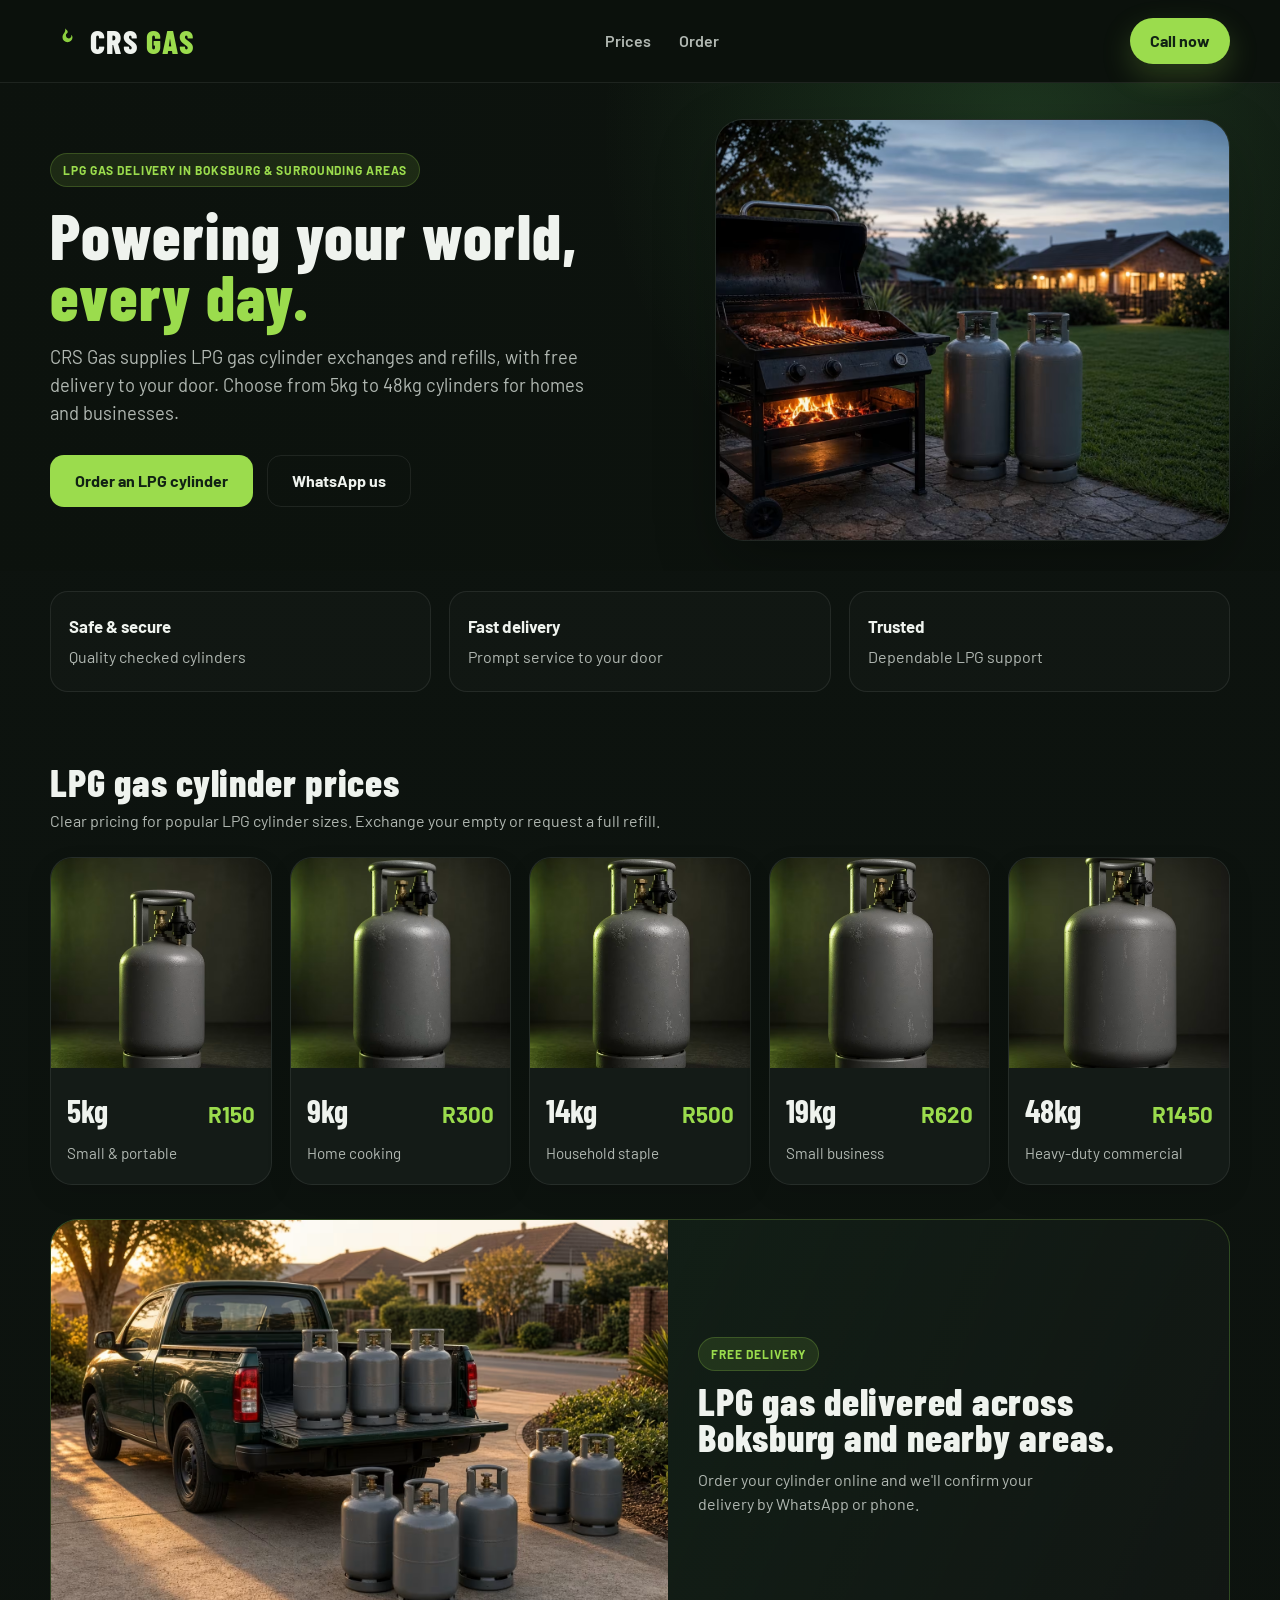
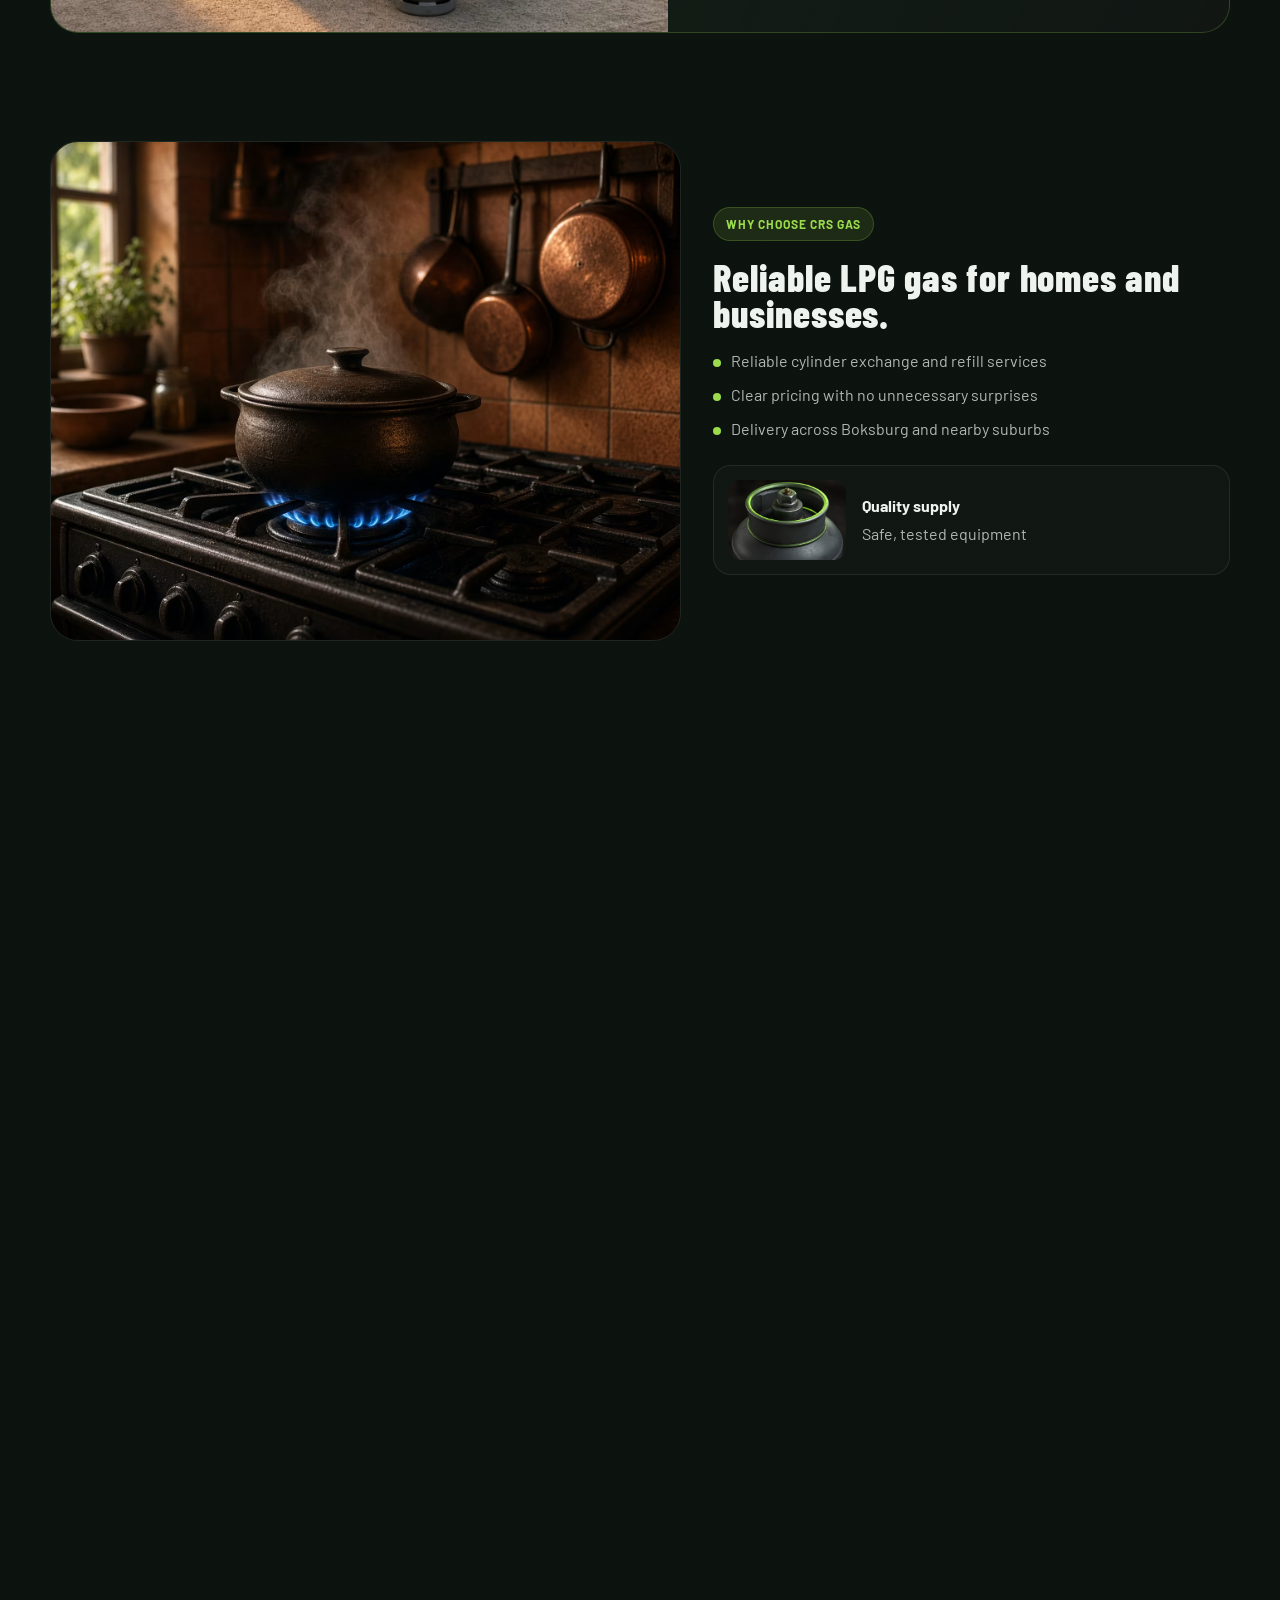
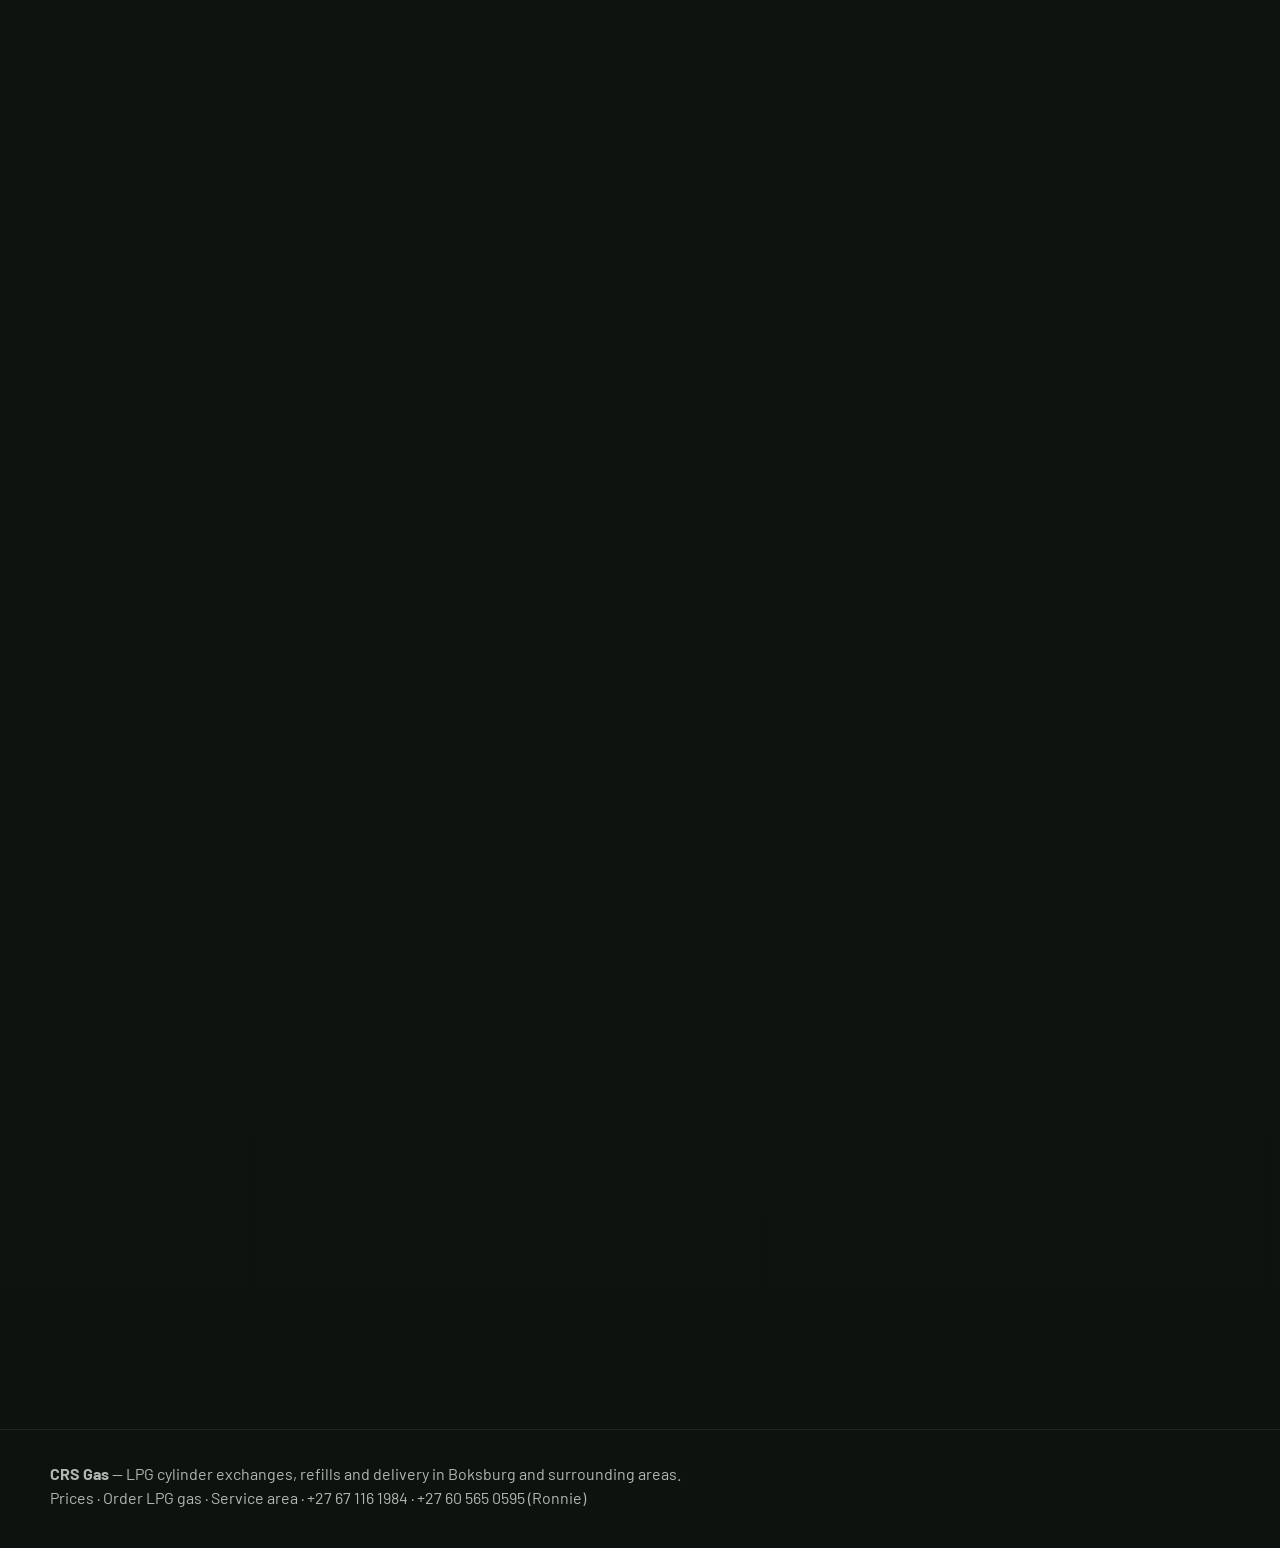
<file: index.html>
<!DOCTYPE html>
<html lang="en-ZA">
<head>
  <meta charset="UTF-8">
  <meta name="viewport" content="width=device-width, initial-scale=1.0">
  <title>CRS Gas | LPG Gas Cylinder Delivery &amp; Refills Boksburg</title>
  <meta name="description" content="CRS Gas provides LPG gas cylinder exchanges, refills and free delivery across Boksburg and surrounding areas. 5kg to 48kg. Order today.">
  <meta name="robots" content="index, follow, max-image-preview:large">
  <meta name="author" content="CRS Gas">
  <link rel="canonical" href="https://crsgas.co.za/">
  <link rel="icon" href="favicon.svg" type="image/svg+xml">
  <meta property="og:type" content="website">
  <meta property="og:site_name" content="CRS Gas">
  <meta property="og:title" content="CRS Gas | LPG Gas Cylinder Delivery &amp; Refills Boksburg">
  <meta property="og:description" content="LPG gas cylinder exchanges, refills and free delivery across Boksburg and surrounding areas. 5kg to 48kg.">
  <meta property="og:url" content="https://crsgas.co.za/">
  <meta property="og:image" content="https://crsgas.co.za/hero-braai.avif">
  <meta name="twitter:card" content="summary_large_image">
  <meta name="twitter:title" content="CRS Gas | LPG Gas Cylinder Delivery &amp; Refills Boksburg">
  <meta name="twitter:description" content="LPG gas cylinder exchanges, refills and free delivery across Boksburg and surrounding areas. 5kg to 48kg.">
  <meta name="twitter:image" content="https://crsgas.co.za/hero-braai.avif">
  <link rel="preconnect" href="https://fonts.googleapis.com">
  <link rel="preconnect" href="https://fonts.gstatic.com" crossorigin>
  <link href="https://fonts.googleapis.com/css2?family=Barlow+Condensed:wght@600;700;800&amp;family=Barlow:wght@400;500;600;700&amp;display=swap" rel="stylesheet">
  <link rel="stylesheet" href="style.css">
  <!-- Google tag (gtag.js) -->
  <script async src="https://www.googletagmanager.com/gtag/js?id=G-MKJSPKYF49"></script>
  <script>
    window.dataLayer = window.dataLayer || [];
    function gtag(){dataLayer.push(arguments);}
    gtag('js', new Date());
    gtag('config', 'G-MKJSPKYF49');
  </script>
  <script type="application/ld+json">
  {"@context":"https://schema.org","@type":"LocalBusiness","@id":"https://crsgas.co.za/#business","name":"CRS Gas","url":"https://crsgas.co.za/","telephone":["+27671161984","+27605650595"],"description":"LPG gas cylinder exchanges, refills and free delivery across Boksburg and surrounding areas.","areaServed":[{"@type":"City","name":"Boksburg"},{"@type":"AdministrativeArea","name":"Gauteng"}],"priceRange":"R150-R1450"}
  </script>
  <script type="application/ld+json">
  {"@context":"https://schema.org","@type":"WebSite","@id":"https://crsgas.co.za/#website","name":"CRS Gas","url":"https://crsgas.co.za/"}
  </script>
</head>
<body id="top">
<header>
  <div class="header-inner wrap">
    <div class="brand" aria-label="CRS Gas home">
      <svg viewBox="0 0 24 24" fill="none" aria-hidden="true"><path d="M12 2c1 3-2 4-2 7a4 4 0 008 0c0-1-1-2-1-2 .5 2-1 3-2 3a2.5 2.5 0 01-1-4.7C15 4 12 2 12 2z" fill="#8ccf3f"/></svg>
      <span class="brand-text">CRS <span>GAS</span></span>
    </div>
    <nav class="main-nav" aria-label="Main navigation"><a href="#prices">Prices</a><a href="#order">Order</a></nav>
    <a class="call-btn" href="tel:+27671161984">Call now</a>
  </div>
</header>
<main>
<section class="hero">
  <div class="wrap hero-inner">
    <div class="hero-copy">
      <p class="eyebrow">LPG gas delivery in Boksburg &amp; surrounding areas</p>
      <h1>Powering your world, <em>every day.</em></h1>
      <p class="lede">CRS Gas supplies LPG gas cylinder exchanges and refills, with free delivery to your door. Choose from 5kg to 48kg cylinders for homes and businesses.</p>
      <div class="hero-ctas"><a class="btn btn-primary" href="#order">Order an LPG cylinder</a><a class="btn btn-outline" href="https://wa.me/27671161984" target="_blank" rel="noopener">WhatsApp us</a></div>
    </div>
    <div class="hero-visual"><img src="./Images/hero-braai.avif" alt="LPG gas used for outdoor cooking and braai"></div>
  </div>
</section>
<div class="wrap"><div class="trust"><div class="trust-item"><strong>Safe &amp; secure</strong>Quality checked cylinders</div><div class="trust-item"><strong>Fast delivery</strong>Prompt service to your door</div><div class="trust-item"><strong>Trusted</strong>Dependable LPG support</div></div></div>
<section class="prices" id="prices">
  <div class="wrap">
    <div class="section-head"><h2>LPG gas cylinder prices</h2><p>Clear pricing for popular LPG cylinder sizes. Exchange your empty or request a full refill.</p></div>
    <div class="price-grid">
      <a class="price-card" href="#order" data-size="5kg" data-price="150"><img src="./Images/cyl-5kg.avif" alt="5kg LPG gas cylinder" class="price-image"><div class="price-body"><div class="price-topline"><span>5kg</span><strong>R150</strong></div><p>Small &amp; portable</p></div></a>
      <a class="price-card" href="#order" data-size="9kg" data-price="300"><img src="./Images/cyl-9kg.avif" alt="9kg LPG gas cylinder" class="price-image"><div class="price-body"><div class="price-topline"><span>9kg</span><strong>R300</strong></div><p>Home cooking</p></div></a>
      <a class="price-card" href="#order" data-size="14kg" data-price="500"><img src="./Images/cyl-14kg.avif" alt="14kg LPG gas cylinder" class="price-image"><div class="price-body"><div class="price-topline"><span>14kg</span><strong>R500</strong></div><p>Household staple</p></div></a>
      <a class="price-card" href="#order" data-size="19kg" data-price="620"><img src="./Images/cyl-19kg.avif" alt="19kg LPG gas cylinder" class="price-image"><div class="price-body"><div class="price-topline"><span>19kg</span><strong>R620</strong></div><p>Small business</p></div></a>
      <a class="price-card wide" href="#order" data-size="48kg" data-price="1450"><img src="./Images/cyl-48kg.avif" alt="48kg LPG gas cylinder" class="price-image"><div class="price-body"><div class="price-topline"><span>48kg</span><strong>R1450</strong></div><p>Heavy-duty commercial</p></div></a>
    </div>
    <div class="delivery-banner"><div class="delivery-image"><img src="./Images/delivery.avif" alt="CRS Gas LPG cylinder delivery vehicle"></div><div class="delivery-copy"><span class="tag">Free delivery</span><h3>LPG gas delivered across Boksburg and nearby areas.</h3><p>Order your cylinder online and we'll confirm your delivery by WhatsApp or phone.</p></div></div>
  </div>
</section>
<section class="feature-story"><div class="wrap feature-wrap"><div class="feature-photo"><img src="./Images/kitchen.avif" alt="Home kitchen using LPG gas for cooking"></div><div class="feature-copy"><span class="tag">Why choose CRS Gas</span><h2>Reliable LPG gas for homes and businesses.</h2><ul><li>Reliable cylinder exchange and refill services</li><li>Clear pricing with no unnecessary surprises</li><li>Delivery across Boksburg and nearby suburbs</li></ul><div class="mini-card"><img src="./Images/valve.avif" alt="LPG gas cylinder valve"><div><strong>Quality supply</strong><span>Safe, tested equipment</span></div></div></div></div></section>
<section class="lineup-section"><div class="wrap lineup-wrap"><div class="lineup-copy"><span class="tag">Our LPG cylinder range</span><h2>From everyday cooking to larger commercial demand.</h2><p>Choose from 5kg, 9kg, 14kg, 19kg and 48kg LPG cylinders for household, hospitality and commercial needs.</p></div><div class="lineup-photo"><img src="./Images/lineup.avif" alt="Range of LPG gas cylinders from 5kg to 48kg"></div></div></section>
<section class="order" id="order">
  <div class="wrap"><div class="section-head"><h2>Order LPG gas online</h2><p>Pick a cylinder size and quantity, add your delivery address, and we'll confirm by WhatsApp or phone.</p></div>
    <form id="order-form" action="https://formspree.io/f/xoeqeojy" method="POST"><input type="hidden" name="_subject" value="New CRS Gas LPG order">
      <div class="row-2"><div class="field"><label for="name">Full name</label><input type="text" id="name" name="name" autocomplete="name" required></div><div class="field"><label for="phone">Phone number</label><input type="tel" id="phone" name="phone" autocomplete="tel" required></div></div>
      <div class="field"><label>Gas cylinder types</label><div class="can-grid">
        <label class="can-option"><div class="can-top"><input type="checkbox" class="can-check" name="cylinder_types[]" value="5kg" data-price="150"><span class="can-name">5kg</span><span class="can-price">R150</span></div><input type="number" class="can-qty" name="quantity_5kg" data-size="5kg" min="1" max="20" value="1" aria-label="5kg quantity"></label>
        <label class="can-option"><div class="can-top"><input type="checkbox" class="can-check" name="cylinder_types[]" value="9kg" data-price="300"><span class="can-name">9kg</span><span class="can-price">R300</span></div><input type="number" class="can-qty" name="quantity_9kg" data-size="9kg" min="1" max="20" value="1" aria-label="9kg quantity"></label>
        <label class="can-option"><div class="can-top"><input type="checkbox" class="can-check" name="cylinder_types[]" value="14kg" data-price="500"><span class="can-name">14kg</span><span class="can-price">R500</span></div><input type="number" class="can-qty" name="quantity_14kg" data-size="14kg" min="1" max="20" value="1" aria-label="14kg quantity"></label>
        <label class="can-option"><div class="can-top"><input type="checkbox" class="can-check" name="cylinder_types[]" value="19kg" data-price="620"><span class="can-name">19kg</span><span class="can-price">R620</span></div><input type="number" class="can-qty" name="quantity_19kg" data-size="19kg" min="1" max="20" value="1" aria-label="19kg quantity"></label>
        <label class="can-option"><div class="can-top"><input type="checkbox" class="can-check" name="cylinder_types[]" value="48kg" data-price="1450"><span class="can-name">48kg</span><span class="can-price">R1450</span></div><input type="number" class="can-qty" name="quantity_48kg" data-size="48kg" min="1" max="20" value="1" aria-label="48kg quantity"></label>
      </div><div class="selected-types" id="selected-types" aria-live="polite">No cylinders selected yet</div></div>
      <div class="field"><label for="address">Delivery address</label><textarea id="address" name="address" autocomplete="street-address" placeholder="Street, suburb, and any access notes" required></textarea></div>
      <div class="field"><label for="notes">Notes (optional)</label><textarea id="notes" name="notes" placeholder="Best time to deliver, gate code, etc."></textarea></div>
      <input type="hidden" id="selected-cylinders" name="selected_cylinders"><input type="hidden" id="estimated-total" name="estimated_total">
      <div class="order-total"><span class="label">Estimated total</span><span class="amount" id="order-total">R0</span></div>
      <button type="submit" class="submit-btn" id="submit-btn">Send LPG order</button><p class="form-status" id="form-status" role="status" aria-live="polite"></p><p class="form-note">We'll confirm your order and delivery time by WhatsApp or phone shortly after you submit.</p>
    </form>
  </div>
</section>
<section class="contact"><div class="wrap"><div class="section-head"><h2>Talk to CRS Gas directly</h2></div><div class="contact-cards">
  <a class="contact-card" href="https://wa.me/27671161984" target="_blank" rel="noopener"><div><strong>WhatsApp — Christo</strong><span>+27 67 116 1984 · fastest response</span></div></a>
  <a class="contact-card" href="tel:+27822125271"><div><strong>Call — Christo</strong><span>+27 82 212 5271</span></div></a>
  <a class="contact-card" href="https://wa.me/27605650595" target="_blank" rel="noopener"><div><strong>WhatsApp — Ronnie</strong><span>+27 60 565 0595</span></div></a>
  <a class="contact-card" href="tel:+27605650595"><div><strong>Call — Ronnie</strong><span>+27 60 565 0595</span></div></a>
</div></div></section>
<section class="service-area" id="service-area"><div class="wrap"><div class="section-head"><span class="tag">Service area</span><h2>LPG gas delivery in Boksburg</h2><p>CRS Gas serves customers in Boksburg and surrounding areas in Gauteng. Contact us to confirm delivery to your suburb.</p></div></div></section>
</main>
<footer id="sitemap"><div class="wrap"><p><strong>CRS Gas</strong> — LPG cylinder exchanges, refills and delivery in Boksburg and surrounding areas.</p><p><a href="#prices">Prices</a> · <a href="#order">Order LPG gas</a> · <a href="#service-area">Service area</a> · <a href="tel:+27671161984">+27 67 116 1984</a> · <a href="tel:+27605650595">+27 60 565 0595 (Ronnie)</a></p></div></footer>
<script>
var canOptions=document.querySelectorAll('.can-option');var selectedTypes=document.getElementById('selected-types');var hiddenSelection=document.getElementById('selected-cylinders');var estimatedTotal=document.getElementById('estimated-total');var totalEl=document.getElementById('order-total');
function updateSelectedSummary(){var selected=[];canOptions.forEach(function(option){var check=option.querySelector('.can-check');var qtyInput=option.querySelector('.can-qty');var isChecked=check.checked;option.classList.toggle('selected',isChecked);qtyInput.disabled=!isChecked;if(isChecked){var qty=parseInt(qtyInput.value,10)||0;if(qty>0)selected.push(check.value+' x'+qty);}});selectedTypes.textContent=selected.length?'Selected: '+selected.join(', '):'No cylinders selected yet';hiddenSelection.value=selected.length?selected.join(' | '):'';updateTotal();}
function updateTotal(){var total=0;canOptions.forEach(function(option){var check=option.querySelector('.can-check');if(check.checked){var price=parseFloat(check.getAttribute('data-price'))||0;var qty=parseInt(option.querySelector('.can-qty').value,10)||0;total+=price*qty;}});totalEl.textContent='R'+total;estimatedTotal.value=total?'R'+total:'R0';}
canOptions.forEach(function(option){var check=option.querySelector('.can-check');var qtyInput=option.querySelector('.can-qty');check.addEventListener('change',updateSelectedSummary);qtyInput.addEventListener('input',updateSelectedSummary);});
document.querySelectorAll('.price-card').forEach(function(card){card.addEventListener('click',function(){var size=card.getAttribute('data-size');var target=document.querySelector('.can-check[value="'+size+'"]');if(target){target.checked=true;var qtyInput=target.closest('.can-option').querySelector('.can-qty');qtyInput.value=1;updateSelectedSummary();}});});
var form=document.getElementById('order-form');var submitBtn=document.getElementById('submit-btn');var status=document.getElementById('form-status');form.addEventListener('submit',function(e){e.preventDefault();if(form.action.indexOf('YOUR_FORM_ID')!==-1){status.textContent='Form isn\'t connected yet — add your Formspree ID to go live.';status.className='form-status err';return;}submitBtn.disabled=true;submitBtn.textContent='Sending…';fetch(form.action,{method:'POST',body:new FormData(form),headers:{'Accept':'application/json'}}).then(function(res){if(res.ok){status.textContent='Order sent — we\'ll be in touch shortly.';status.className='form-status ok';form.reset();updateSelectedSummary();}else{status.textContent='Something went wrong — please WhatsApp us instead.';status.className='form-status err';}}).catch(function(){status.textContent='Something went wrong — please WhatsApp us instead.';status.className='form-status err';}).finally(function(){submitBtn.disabled=false;submitBtn.textContent='Send LPG order';});});updateSelectedSummary();
</script>
</body>
</html>
</file>
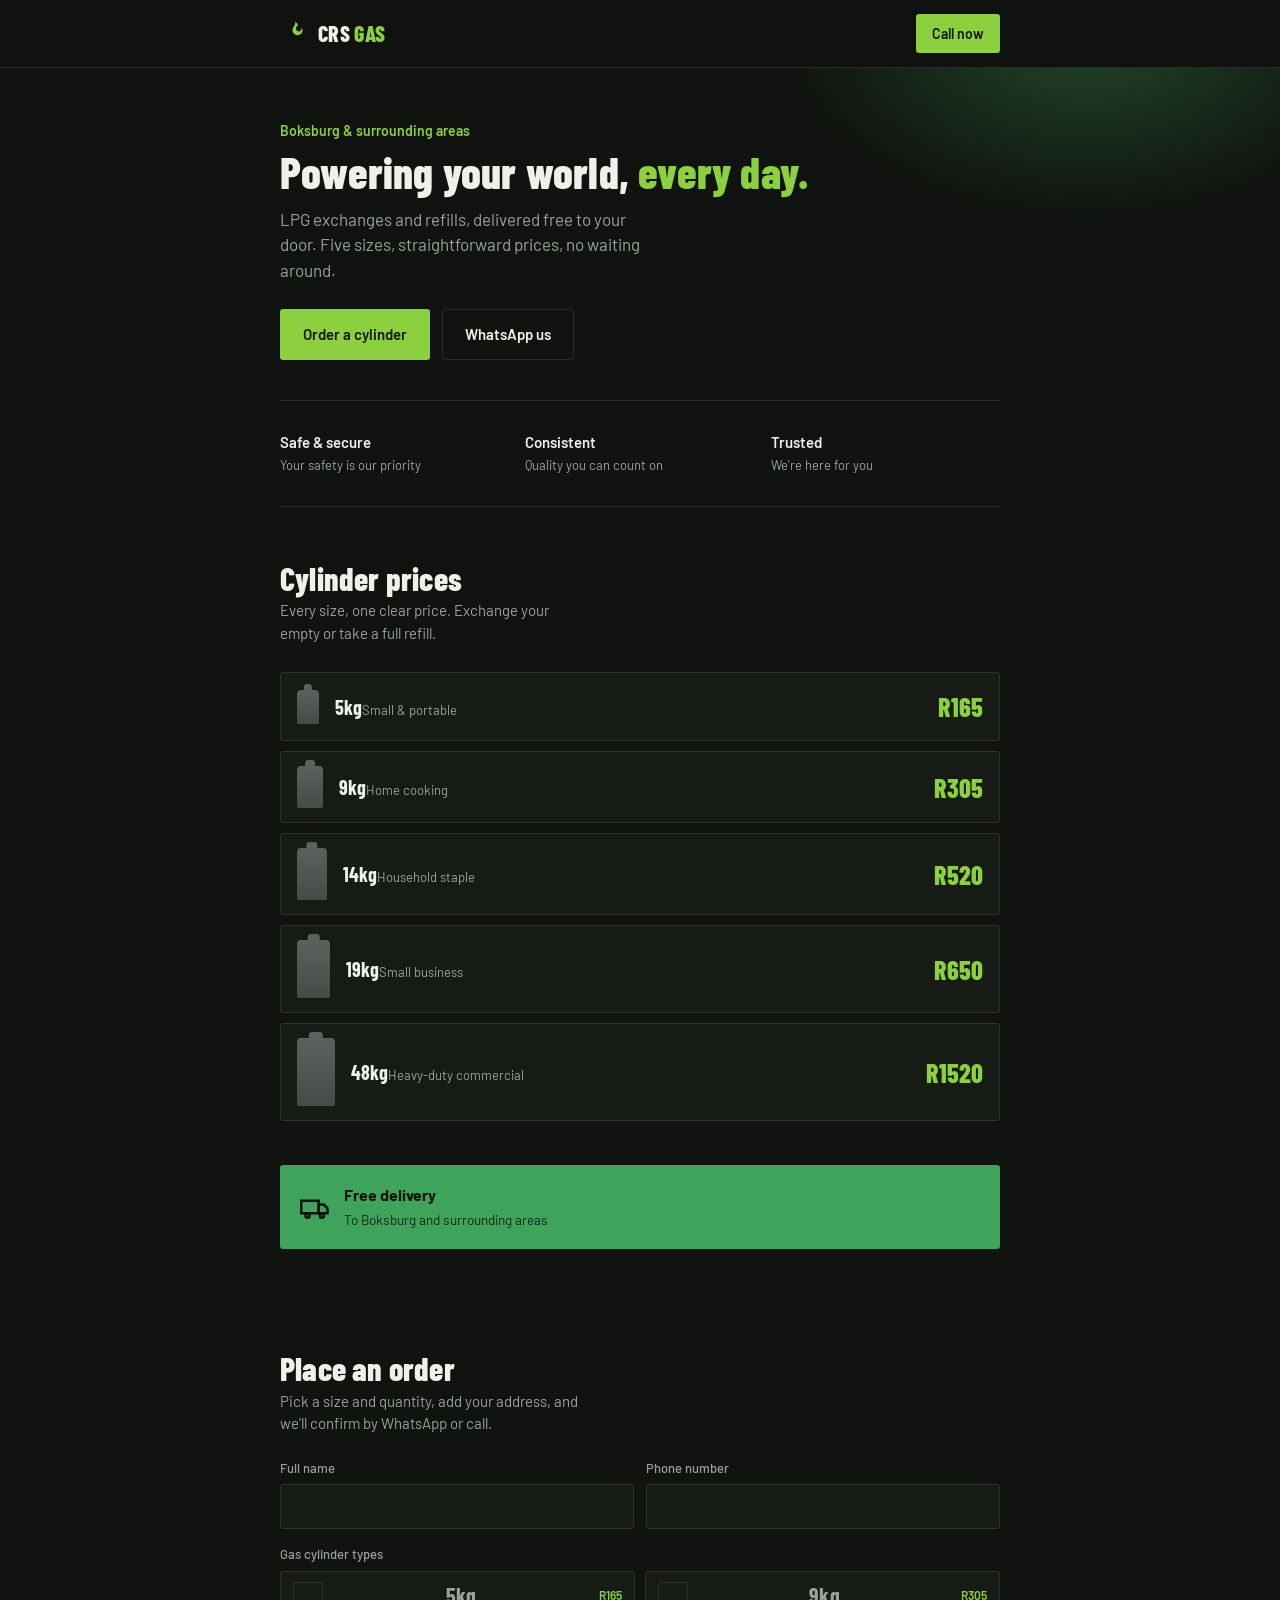
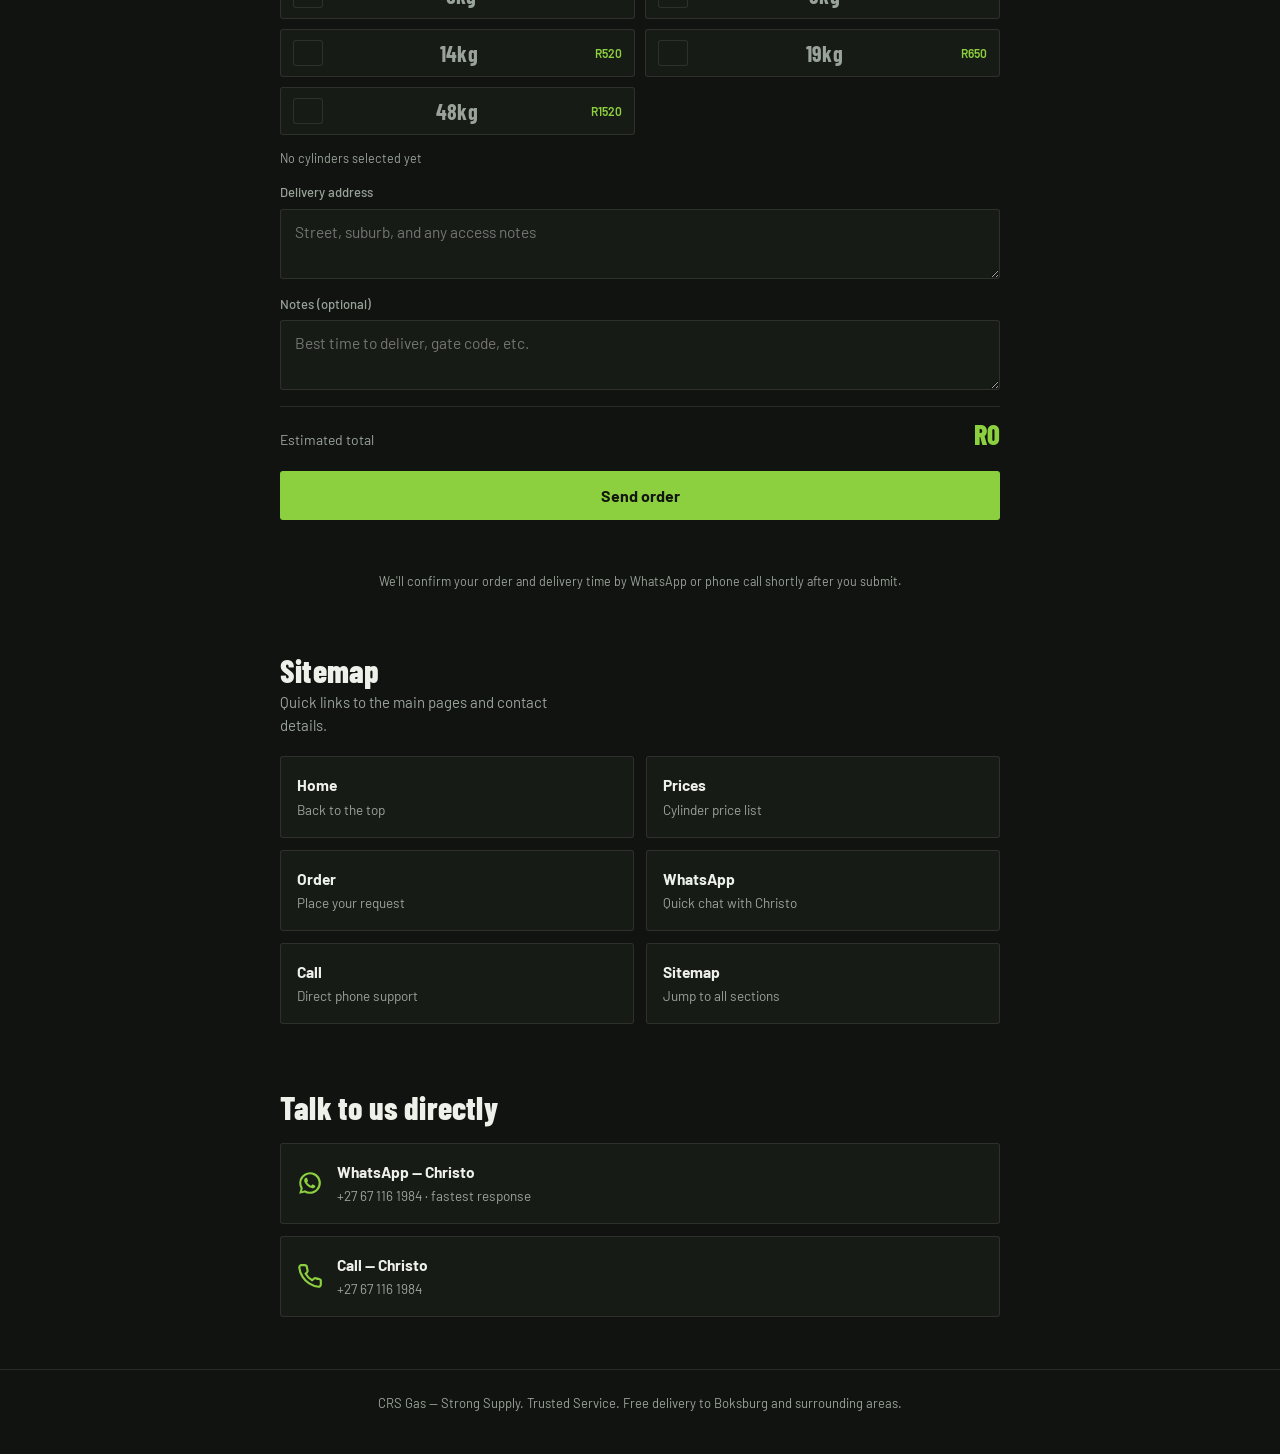
<file: Index.html>
<!DOCTYPE html>
<html lang="en">
<head>
<meta charset="UTF-8">
<meta name="viewport" content="width=device-width, initial-scale=1.0">
<title>CRS Gas — LPG Exchanges &amp; Refills in Boksburg</title>
<meta name="description" content="CRS Gas — LPG cylinder exchanges and refills delivered free to Boksburg and surrounding areas. 5kg to 48kg, safe, reliable, fast.">
<link rel="preconnect" href="https://fonts.googleapis.com">
<link rel="preconnect" href="https://fonts.gstatic.com" crossorigin>
<link href="https://fonts.googleapis.com/css2?family=Barlow+Condensed:wght@600;700;800&family=Barlow:wght@400;500;600&display=swap" rel="stylesheet">
<style>
  :root{
    --bg: #10130f;
    --bg-raised: #171b15;
    --tank: #464b47;
    --tank-light: #5b615c;
    --green: #3fa35b;
    --green-bright: #8ccf3f;
    --text: #eef1ea;
    --text-dim: #9aa39a;
    --line: rgba(238,241,234,0.1);
    --radius: 3px;
  }
  *{box-sizing:border-box; margin:0; padding:0;}
  html{scroll-behavior:smooth;}
  body{
    background:var(--bg);
    color:var(--text);
    font-family:'Barlow', sans-serif;
    font-size:16px;
    line-height:1.5;
    -webkit-font-smoothing:antialiased;
  }
  h1,h2,h3,.display{
    font-family:'Barlow Condensed', sans-serif;
    font-weight:800;
    line-height:0.95;
    letter-spacing:0.2px;
  }
  a{color:inherit;}
  img{max-width:100%; display:block;}
  .wrap{max-width:480px; margin:0 auto; padding:0 20px;}
  @media(min-width:700px){ .wrap{max-width:760px;} }

  /* ---------- Header ---------- */
  header{
    position:sticky; top:0; z-index:50;
    background:rgba(16,19,15,0.92);
    backdrop-filter:blur(6px);
    border-bottom:1px solid var(--line);
  }
  .header-inner{
    display:flex; align-items:center; justify-content:space-between;
    padding:14px 20px; max-width:480px; margin:0 auto;
  }
  @media(min-width:700px){ .header-inner{max-width:760px;} }
  .brand{display:flex; align-items:center; gap:8px;}
  .brand svg{width:30px; height:30px;}
  .brand-text{font-family:'Barlow Condensed'; font-weight:800; font-size:22px; letter-spacing:0.3px;}
  .brand-text span{color:var(--green-bright);}
  .call-btn{
    background:var(--green-bright); color:#12160f; font-weight:600;
    font-size:14px; padding:9px 16px; border-radius:var(--radius);
    text-decoration:none; white-space:nowrap;
  }

  /* ---------- Hero ---------- */
  .hero{
    padding:52px 0 40px;
    position:relative;
    overflow:hidden;
  }
  .hero::before{
    content:"";
    position:absolute; inset:0;
    background:
      radial-gradient(ellipse 500px 300px at 85% -10%, rgba(63,163,91,0.35), transparent 60%);
    pointer-events:none;
  }
  .hero-inner{position:relative;}
  .eyebrow{
    color:var(--green-bright); font-size:14px; font-weight:600;
    margin-bottom:10px;
  }
  .hero h1{font-size:44px; margin-bottom:14px;}
  .hero h1 em{font-style:normal; color:var(--green-bright);}
  .hero p.lede{
    color:var(--text-dim); font-size:17px; max-width:36ch; margin-bottom:26px;
  }
  .hero-ctas{display:flex; gap:12px; flex-wrap:wrap;}
  .btn{
    display:inline-flex; align-items:center; gap:8px;
    padding:13px 22px; border-radius:var(--radius);
    font-weight:600; font-size:15px; text-decoration:none;
    border:1px solid transparent;
  }
  .btn-primary{background:var(--green-bright); color:#12160f;}
  .btn-outline{border-color:var(--line); color:var(--text);}

  /* ---------- Trust bar ---------- */
  .trust{
    display:grid; grid-template-columns:repeat(3,1fr); gap:16px;
    padding:30px 0; border-top:1px solid var(--line); border-bottom:1px solid var(--line);
  }
  .trust-item{font-size:13px; color:var(--text-dim);}
  .trust-item strong{display:block; color:var(--text); font-size:15px; margin-bottom:3px; font-weight:600;}

  /* ---------- Prices — ascending cylinder rows ---------- */
  .prices{padding:56px 0 40px;}
  .section-head{margin-bottom:8px;}
  .section-head h2{font-size:32px;}
  .section-head p{color:var(--text-dim); font-size:15px; margin-top:6px; max-width:38ch;}
  .price-list{margin-top:28px; display:flex; flex-direction:column; gap:10px;}
  .price-row{
    display:flex; align-items:center; gap:16px;
    background:var(--bg-raised); border:1px solid var(--line);
    border-radius:var(--radius); padding:14px 16px;
    text-decoration:none; color:inherit;
    transition:border-color 0.15s ease;
  }
  .price-row:active{border-color:var(--green);}
  .cyl{
    flex:0 0 auto; background:linear-gradient(180deg, var(--tank-light), var(--tank));
    border-radius:4px 4px 2px 2px; position:relative;
  }
  .cyl::before{
    content:""; position:absolute; top:-6px; left:50%; transform:translateX(-50%);
    width:38%; height:8px; background:var(--tank-light); border-radius:3px 3px 0 0;
  }
  .price-row:nth-child(1) .cyl{width:22px; height:34px;}
  .price-row:nth-child(2) .cyl{width:26px; height:42px;}
  .price-row:nth-child(3) .cyl{width:30px; height:52px;}
  .price-row:nth-child(4) .cyl{width:33px; height:58px;}
  .price-row:nth-child(5) .cyl{width:38px; height:68px;}
  .price-meta{flex:1;}
  .price-meta .kg{font-family:'Barlow Condensed'; font-weight:700; font-size:20px;}
  .price-meta .note{font-size:13px; color:var(--text-dim);}
  .price-amount{font-family:'Barlow Condensed'; font-weight:800; font-size:26px; color:var(--green-bright);}

  /* ---------- Delivery banner ---------- */
  .delivery{
    margin:44px 0; padding:18px 20px; border-radius:var(--radius);
    background:var(--green); color:#0d130d;
    display:flex; align-items:center; gap:14px;
  }
  .delivery svg{flex:0 0 auto; width:30px; height:30px;}
  .delivery strong{display:block; font-size:16px; font-weight:700;}
  .delivery span{font-size:13.5px; opacity:0.85;}

  /* ---------- Order form ---------- */
  .order{padding:20px 0 48px;}
  form{margin-top:24px; display:flex; flex-direction:column; gap:16px;}
  .field{display:flex; flex-direction:column; gap:6px;}
  .field label{font-size:13px; color:var(--text-dim); font-weight:500;}
  .field input, .field select, .field textarea{
    background:var(--bg-raised); border:1px solid var(--line); color:var(--text);
    padding:12px 14px; border-radius:var(--radius); font-family:inherit; font-size:15.5px;
    appearance:none; -webkit-appearance:none;
  }
  .field select{
    background-image:url("data:image/svg+xml;charset=UTF-8,%3csvg xmlns='http://www.w3.org/2000/svg' viewBox='0 0 12 8'%3e%3cpath fill='%239aa39a' d='M1 1l5 5 5-5'/%3e%3c/svg%3e");
    background-repeat:no-repeat; background-position:right 14px center;
  }
  .field textarea{resize:vertical; min-height:70px;}
  .row-2{display:grid; grid-template-columns:1fr 1fr; gap:12px;}
  .field input:focus, .field select:focus, .field textarea:focus{
    outline:2px solid var(--green-bright); outline-offset:1px;
  }
  .can-grid{
    display:grid; grid-template-columns:repeat(2, minmax(0, 1fr)); gap:10px;
  }
  .can-option{
    display:flex; flex-direction:column; gap:8px;
    background:var(--bg-raised); border:1px solid var(--line); border-radius:var(--radius);
    padding:10px 12px; color:var(--text); cursor:pointer; transition:border-color 0.15s ease, background 0.15s ease;
  }
  .can-option.selected{
    border-color:rgba(140,207,63,0.8); background:rgba(63,163,91,0.08);
  }
  .can-option input[type="checkbox"]{
    accent-color:var(--green-bright);
    width:16px; height:16px;
  }
  .can-top{
    display:flex; align-items:center; justify-content:space-between; gap:8px;
  }
  .can-name{
    font-family:'Barlow Condensed'; font-weight:700; font-size:22px; line-height:1;
    letter-spacing:0.1px;
  }
  .can-price{
    font-size:12px; color:var(--green-bright); font-weight:600;
  }
  .can-qty{
    width:100%; display:none; background:var(--bg); border:1px solid var(--line); color:var(--text);
    padding:8px 10px; border-radius:var(--radius); font:inherit;
  }
  .can-option.selected .can-qty{display:block;}
  .selected-types{
    margin-top:8px; font-size:12.5px; color:var(--text-dim);
    min-height:18px;
  }
  .order-total{
    display:flex; justify-content:space-between; align-items:baseline;
    padding-top:6px; border-top:1px solid var(--line);
  }
  .order-total .label{font-size:14px; color:var(--text-dim);}
  .order-total .amount{font-family:'Barlow Condensed'; font-weight:800; font-size:28px; color:var(--green-bright);}
  .submit-btn{
    background:var(--green-bright); color:#12160f; border:none;
    padding:15px; border-radius:var(--radius); font-weight:700; font-size:16px;
    font-family:inherit; cursor:pointer;
  }
  .submit-btn:disabled{opacity:0.6;}
  .form-note{font-size:12.5px; color:var(--text-dim); text-align:center;}
  .form-status{font-size:14px; text-align:center; min-height:20px;}
  .form-status.ok{color:var(--green-bright);}
  .form-status.err{color:#e0796b;}

  /* ---------- Sitemap ---------- */
  .sitemap{padding:16px 0 52px;}
  .sitemap-grid{display:grid; gap:12px; margin-top:20px;}
  @media(min-width:700px){ .sitemap-grid{grid-template-columns:repeat(2, minmax(0,1fr));} }

  /* ---------- Contact ---------- */
  .contact{padding:16px 0 52px;}
  .contact-cards{display:flex; flex-direction:column; gap:12px; margin-top:20px;}
  .contact-card{
    display:flex; align-items:center; gap:14px;
    background:var(--bg-raised); border:1px solid var(--line);
    border-radius:var(--radius); padding:16px; text-decoration:none; color:inherit;
  }
  .contact-card svg{flex:0 0 auto; width:26px; height:26px; color:var(--green-bright);}
  .contact-card strong{display:block; font-size:15.5px;}
  .contact-card span{font-size:13.5px; color:var(--text-dim);}

  footer{
    border-top:1px solid var(--line); padding:24px 0 40px;
    font-size:13px; color:var(--text-dim); text-align:center;
  }
</style>
</head>
<body id="top">

<header>
  <div class="header-inner">
    <div class="brand">
      <svg viewBox="0 0 24 24" fill="none"><path d="M12 2c1 3-2 4-2 7a4 4 0 008 0c0-1-1-2-1-2 .5 2-1 3-2 3a2.5 2.5 0 01-1-4.7C15 4 12 2 12 2z" fill="#8ccf3f"/></svg>
      <span class="brand-text">CRS <span>GAS</span></span>
    </div>
    <a class="call-btn" href="tel:+27671161984">Call now</a>
  </div>
</header>

<section class="hero">
  <div class="wrap hero-inner">
    <p class="eyebrow">Boksburg &amp; surrounding areas</p>
    <h1>Powering your world, <em>every day.</em></h1>
    <p class="lede">LPG exchanges and refills, delivered free to your door. Five sizes, straightforward prices, no waiting around.</p>
    <div class="hero-ctas">
      <a class="btn btn-primary" href="#order">Order a cylinder</a>
      <a class="btn btn-outline" href="https://wa.me/27671161984" target="_blank" rel="noopener">WhatsApp us</a>
    </div>
  </div>
</section>

<div class="wrap">
  <div class="trust">
    <div class="trust-item"><strong>Safe &amp; secure</strong>Your safety is our priority</div>
    <div class="trust-item"><strong>Consistent</strong>Quality you can count on</div>
    <div class="trust-item"><strong>Trusted</strong>We're here for you</div>
  </div>
</div>

<section class="prices" id="prices">
  <div class="wrap">
    <div class="section-head">
      <h2>Cylinder prices</h2>
      <p>Every size, one clear price. Exchange your empty or take a full refill.</p>
    </div>
    <div class="price-list">
      <a class="price-row" href="#order" data-size="5kg" data-price="165">
        <div class="cyl"></div>
        <div class="price-meta"><span class="kg">5kg</span><span class="note">Small &amp; portable</span></div>
        <div class="price-amount">R165</div>
      </a>
      <a class="price-row" href="#order" data-size="9kg" data-price="280">
        <div class="cyl"></div>
        <div class="price-meta"><span class="kg">9kg</span><span class="note">Home cooking</span></div>
        <div class="price-amount">R305</div>
      </a>
      <a class="price-row" href="#order" data-size="14kg" data-price="480">
        <div class="cyl"></div>
        <div class="price-meta"><span class="kg">14kg</span><span class="note">Household staple</span></div>
        <div class="price-amount">R520</div>
      </a>
      <a class="price-row" href="#order" data-size="19kg" data-price="600">
        <div class="cyl"></div>
        <div class="price-meta"><span class="kg">19kg</span><span class="note">Small business</span></div>
        <div class="price-amount">R650</div>
      </a>
      <a class="price-row" href="#order" data-size="48kg" data-price="1400">
        <div class="cyl"></div>
        <div class="price-meta"><span class="kg">48kg</span><span class="note">Heavy-duty commercial</span></div>
        <div class="price-amount">R1520</div>
      </a>
    </div>

    <div class="delivery">
      <svg viewBox="0 0 24 24" fill="none" stroke="#0d130d" stroke-width="2"><rect x="1" y="7" width="14" height="10"/><path d="M15 10h4l3 3v4h-7z"/><circle cx="6" cy="19" r="1.6"/><circle cx="17.5" cy="19" r="1.6"/></svg>
      <div>
        <strong>Free delivery</strong>
        <span>To Boksburg and surrounding areas</span>
      </div>
    </div>
  </div>
</section>

<section class="order" id="order">
  <div class="wrap">
    <div class="section-head">
      <h2>Place an order</h2>
      <p>Pick a size and quantity, add your address, and we'll confirm by WhatsApp or call.</p>
    </div>

    <!-- Replace YOUR_FORM_ID below with your Formspree form ID -->
    <form id="order-form" action="https://formspree.io/f/YOUR_FORM_ID" method="POST">
      <div class="row-2">
        <div class="field">
          <label for="name">Full name</label>
          <input type="text" id="name" name="name" required>
        </div>
        <div class="field">
          <label for="phone">Phone number</label>
          <input type="tel" id="phone" name="phone" required>
        </div>
      </div>

      <div class="field">
        <label>Gas cylinder types</label>
        <div class="can-grid">
          <label class="can-option">
            <div class="can-top">
              <input type="checkbox" class="can-check" name="cylinder_types[]" value="5kg" data-price="165">
              <span class="can-name">5kg</span>
              <span class="can-price">R165</span>
            </div>
            <input type="number" class="can-qty" data-size="5kg" min="1" max="20" value="1" aria-label="5kg quantity">
          </label>
          <label class="can-option">
            <div class="can-top">
              <input type="checkbox" class="can-check" name="cylinder_types[]" value="9kg" data-price="305">
              <span class="can-name">9kg</span>
              <span class="can-price">R305</span>
            </div>
            <input type="number" class="can-qty" data-size="9kg" min="1" max="20" value="1" aria-label="9kg quantity">
          </label>
          <label class="can-option">
            <div class="can-top">
              <input type="checkbox" class="can-check" name="cylinder_types[]" value="14kg" data-price="520">
              <span class="can-name">14kg</span>
              <span class="can-price">R520</span>
            </div>
            <input type="number" class="can-qty" data-size="14kg" min="1" max="20" value="1" aria-label="14kg quantity">
          </label>
          <label class="can-option">
            <div class="can-top">
              <input type="checkbox" class="can-check" name="cylinder_types[]" value="19kg" data-price="650">
              <span class="can-name">19kg</span>
              <span class="can-price">R650</span>
            </div>
            <input type="number" class="can-qty" data-size="19kg" min="1" max="20" value="1" aria-label="19kg quantity">
          </label>
          <label class="can-option">
            <div class="can-top">
              <input type="checkbox" class="can-check" name="cylinder_types[]" value="48kg" data-price="1520">
              <span class="can-name">48kg</span>
              <span class="can-price">R1520</span>
            </div>
            <input type="number" class="can-qty" data-size="48kg" min="1" max="20" value="1" aria-label="48kg quantity">
          </label>
        </div>
        <div class="selected-types" id="selected-types" aria-live="polite">No cylinders selected yet</div>
      </div>

      <div class="field">
        <label for="address">Delivery address</label>
        <textarea id="address" name="address" placeholder="Street, suburb, and any access notes" required></textarea>
      </div>

      <div class="field">
        <label for="notes">Notes (optional)</label>
        <textarea id="notes" name="notes" placeholder="Best time to deliver, gate code, etc."></textarea>
      </div>
      <input type="hidden" id="selected-cylinders" name="selected_cylinders">

      <div class="order-total">
        <span class="label">Estimated total</span>
        <span class="amount" id="order-total">R0</span>
      </div>

      <button type="submit" class="submit-btn" id="submit-btn">Send order</button>
      <p class="form-status" id="form-status"></p>
      <p class="form-note">We'll confirm your order and delivery time by WhatsApp or phone call shortly after you submit.</p>
    </form>
  </div>
</section>

<section class="sitemap" id="sitemap">
  <div class="wrap">
    <div class="section-head">
      <h2>Sitemap</h2>
      <p>Quick links to the main pages and contact details.</p>
    </div>
    <nav class="sitemap-grid" aria-label="Site sitemap">
      <a class="contact-card" href="#top"><div><strong>Home</strong><span>Back to the top</span></div></a>
      <a class="contact-card" href="#prices"><div><strong>Prices</strong><span>Cylinder price list</span></div></a>
      <a class="contact-card" href="#order"><div><strong>Order</strong><span>Place your request</span></div></a>
      <a class="contact-card" href="https://wa.me/27671161984" target="_blank" rel="noopener"><div><strong>WhatsApp</strong><span>Quick chat with Christo</span></div></a>
      <a class="contact-card" href="tel:+27671161984"><div><strong>Call</strong><span>Direct phone support</span></div></a>
      <a class="contact-card" href="#sitemap"><div><strong>Sitemap</strong><span>Jump to all sections</span></div></a>
    </nav>
  </div>
</section>

<section class="contact">
  <div class="wrap">
    <div class="section-head">
      <h2>Talk to us directly</h2>
    </div>
    <div class="contact-cards">
      <a class="contact-card" href="https://wa.me/27671161984" target="_blank" rel="noopener">
        <svg viewBox="0 0 24 24" fill="currentColor"><path d="M12 2a10 10 0 00-8.6 15L2 22l5.1-1.3A10 10 0 1012 2zm0 18a8 8 0 01-4.1-1.1l-.3-.2-3 .8.8-2.9-.2-.3A8 8 0 1112 20zm4.4-5.9c-.2-.1-1.4-.7-1.7-.8-.2-.1-.4-.1-.6.1-.2.2-.6.8-.8 1-.1.2-.3.2-.5.1-.2-.1-1.1-.4-2-1.3-.7-.7-1.2-1.5-1.4-1.7-.1-.2 0-.4.1-.5l.4-.5c.1-.1.2-.3.2-.4.1-.2 0-.3 0-.5-.1-.1-.6-1.4-.8-2-.2-.5-.4-.4-.6-.4h-.5c-.2 0-.5.1-.7.3-.2.2-.9.9-.9 2.1 0 1.2.9 2.4 1 2.6.1.2 1.8 2.8 4.4 3.9.6.3 1.1.4 1.5.6.6.2 1.2.2 1.6.1.5-.1 1.4-.6 1.6-1.1.2-.5.2-1 .1-1.1-.1-.1-.2-.2-.4-.3z"/></svg>
        <div>
          <strong>WhatsApp — Christo</strong>
          <span>+27 67 116 1984 · fastest response</span>
        </div>
      </a>
      <a class="contact-card" href="tel:+27671161984">
        <svg viewBox="0 0 24 24" fill="none" stroke="currentColor" stroke-width="2"><path d="M22 16.9v3a2 2 0 01-2.2 2 19.8 19.8 0 01-8.6-3.1 19.5 19.5 0 01-6-6A19.8 19.8 0 012.1 4.2 2 2 0 014.1 2h3a2 2 0 012 1.7c.1.9.3 1.8.6 2.7a2 2 0 01-.4 2.1L8 9.9a16 16 0 006 6l1.5-1.3a2 2 0 012.1-.4c.9.3 1.8.5 2.7.6a2 2 0 011.7 2.1z"/></svg>
        <div>
          <strong>Call — Christo</strong>
          <span>+27 67 116 1984</span>
        </div>
      </a>
    </div>
  </div>
</section>

<footer>
  <div class="wrap">CRS Gas — Strong Supply. Trusted Service. Free delivery to Boksburg and surrounding areas.</div>
</footer>

<script>
  var canOptions = document.querySelectorAll('.can-option');
  var selectedTypes = document.getElementById('selected-types');
  var hiddenSelection = document.getElementById('selected-cylinders');
  var totalEl = document.getElementById('order-total');

  function updateSelectedSummary(){
    var selected = [];
    canOptions.forEach(function(option){
      var check = option.querySelector('.can-check');
      var qtyInput = option.querySelector('.can-qty');
      var isChecked = check.checked;
      option.classList.toggle('selected', isChecked);
      qtyInput.disabled = !isChecked;

      if (isChecked) {
        var qty = parseInt(qtyInput.value, 10) || 0;
        if (qty > 0) {
          selected.push(check.value + ' x' + qty);
        }
      }
    });

    selectedTypes.textContent = selected.length ? 'Selected: ' + selected.join(', ') : 'No cylinders selected yet';
    hiddenSelection.value = selected.length ? selected.join(' | ') : '';
    updateTotal();
  }

  function updateTotal(){
    var total = 0;
    canOptions.forEach(function(option){
      var check = option.querySelector('.can-check');
      if (check.checked) {
        var price = parseFloat(check.getAttribute('data-price')) || 0;
        var qty = parseInt(option.querySelector('.can-qty').value, 10) || 0;
        total += price * qty;
      }
    });
    totalEl.textContent = 'R' + total;
  }

  canOptions.forEach(function(option){
    var check = option.querySelector('.can-check');
    var qtyInput = option.querySelector('.can-qty');

    check.addEventListener('change', updateSelectedSummary);
    qtyInput.addEventListener('input', updateSelectedSummary);
  });

  document.querySelectorAll('.price-row').forEach(function(row){
    row.addEventListener('click', function(){
      var size = row.getAttribute('data-size');
      var target = document.querySelector('.can-check[value="' + size + '"]');
      if (target) {
        target.checked = true;
        var qtyInput = target.closest('.can-option').querySelector('.can-qty');
        qtyInput.value = 1;
        updateSelectedSummary();
      }
    });
  });

  // Submit via fetch so we can show a status message inline
  var form = document.getElementById('order-form');
  var submitBtn = document.getElementById('submit-btn');
  var status = document.getElementById('form-status');

  form.addEventListener('submit', function(e){
    e.preventDefault();
    if(form.action.indexOf('YOUR_FORM_ID') !== -1){
      status.textContent = 'Form isn\'t connected yet — add your Formspree ID to go live.';
      status.className = 'form-status err';
      return;
    }
    submitBtn.disabled = true;
    submitBtn.textContent = 'Sending…';
    fetch(form.action, {
      method: 'POST',
      body: new FormData(form),
      headers: { 'Accept': 'application/json' }
    }).then(function(res){
      if(res.ok){
        status.textContent = 'Order sent — we\'ll be in touch shortly.';
        status.className = 'form-status ok';
        form.reset();
        updateSelectedSummary();
      } else {
        status.textContent = 'Something went wrong — please WhatsApp us instead.';
        status.className = 'form-status err';
      }
    }).catch(function(){
      status.textContent = 'Something went wrong — please WhatsApp us instead.';
      status.className = 'form-status err';
    }).finally(function(){
      submitBtn.disabled = false;
      submitBtn.textContent = 'Send order';
    });
  });

  updateSelectedSummary();
</script>

</body>
</html>
</file>
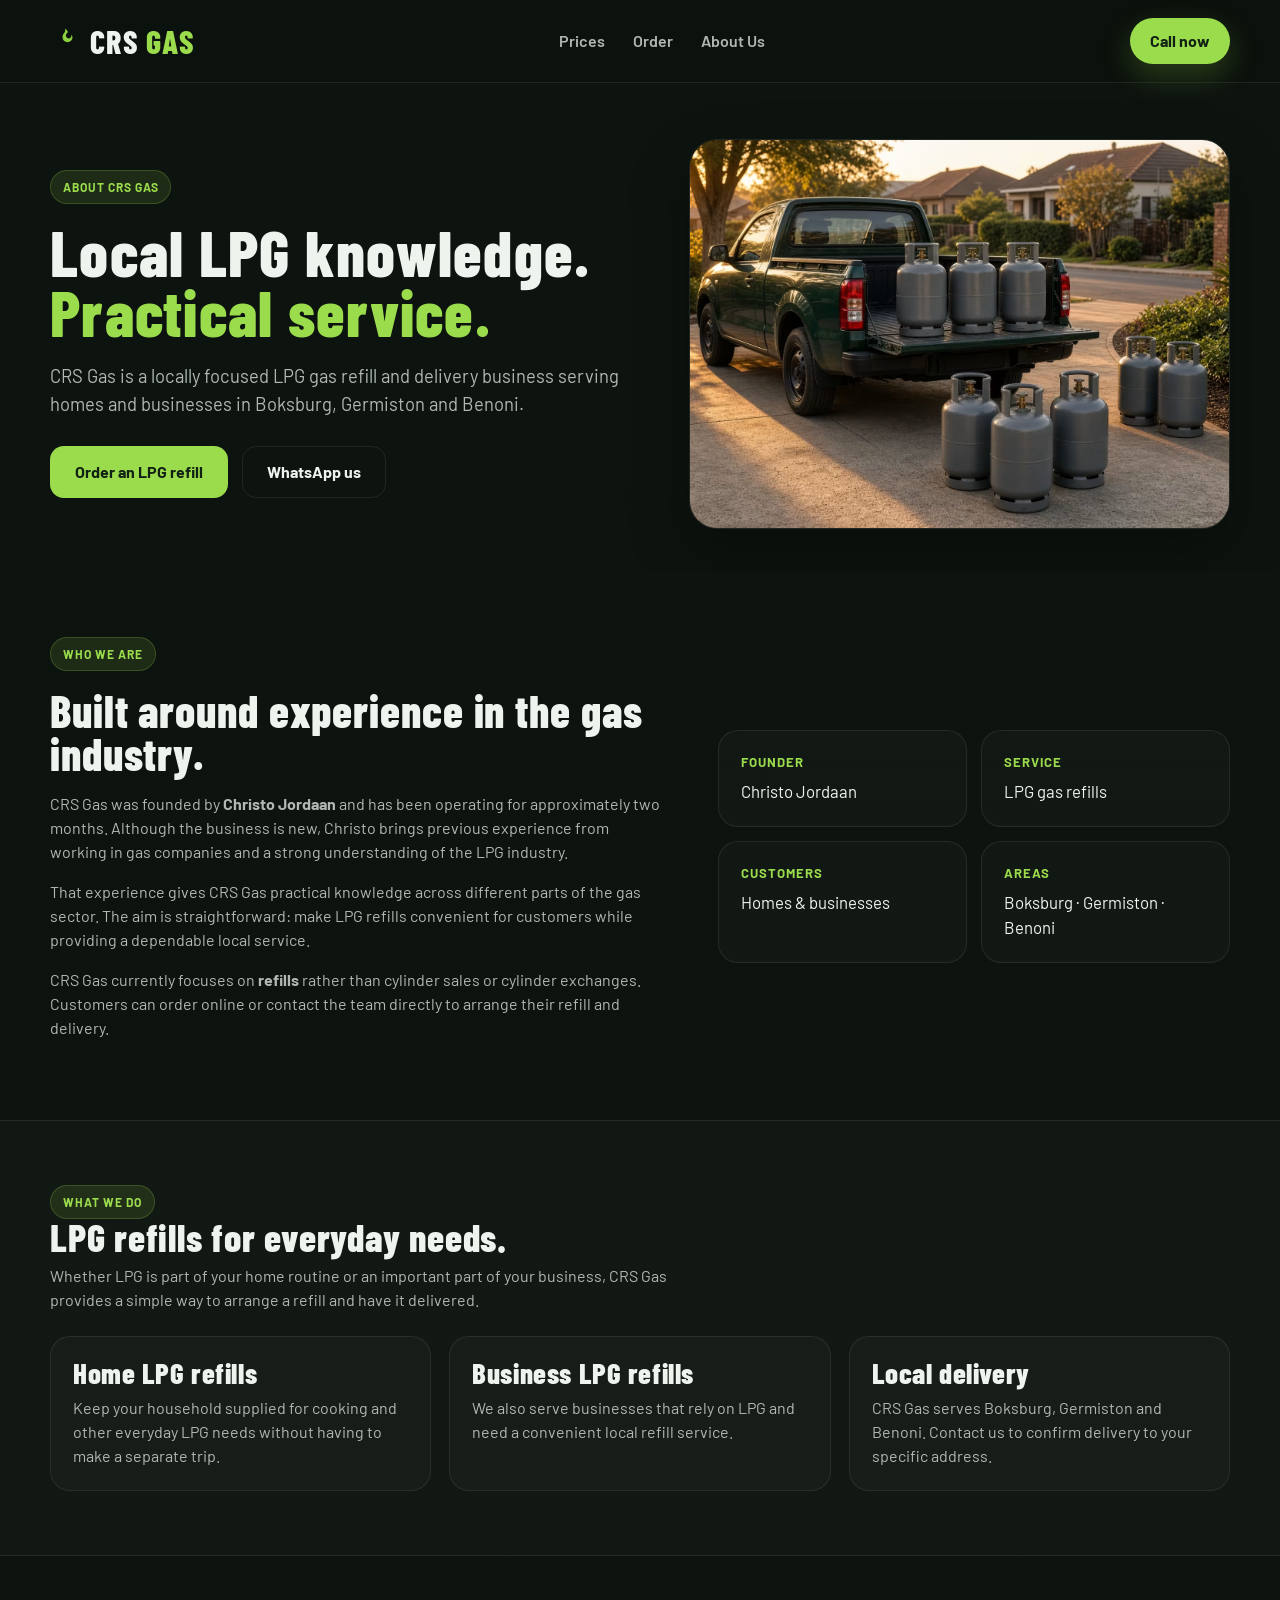
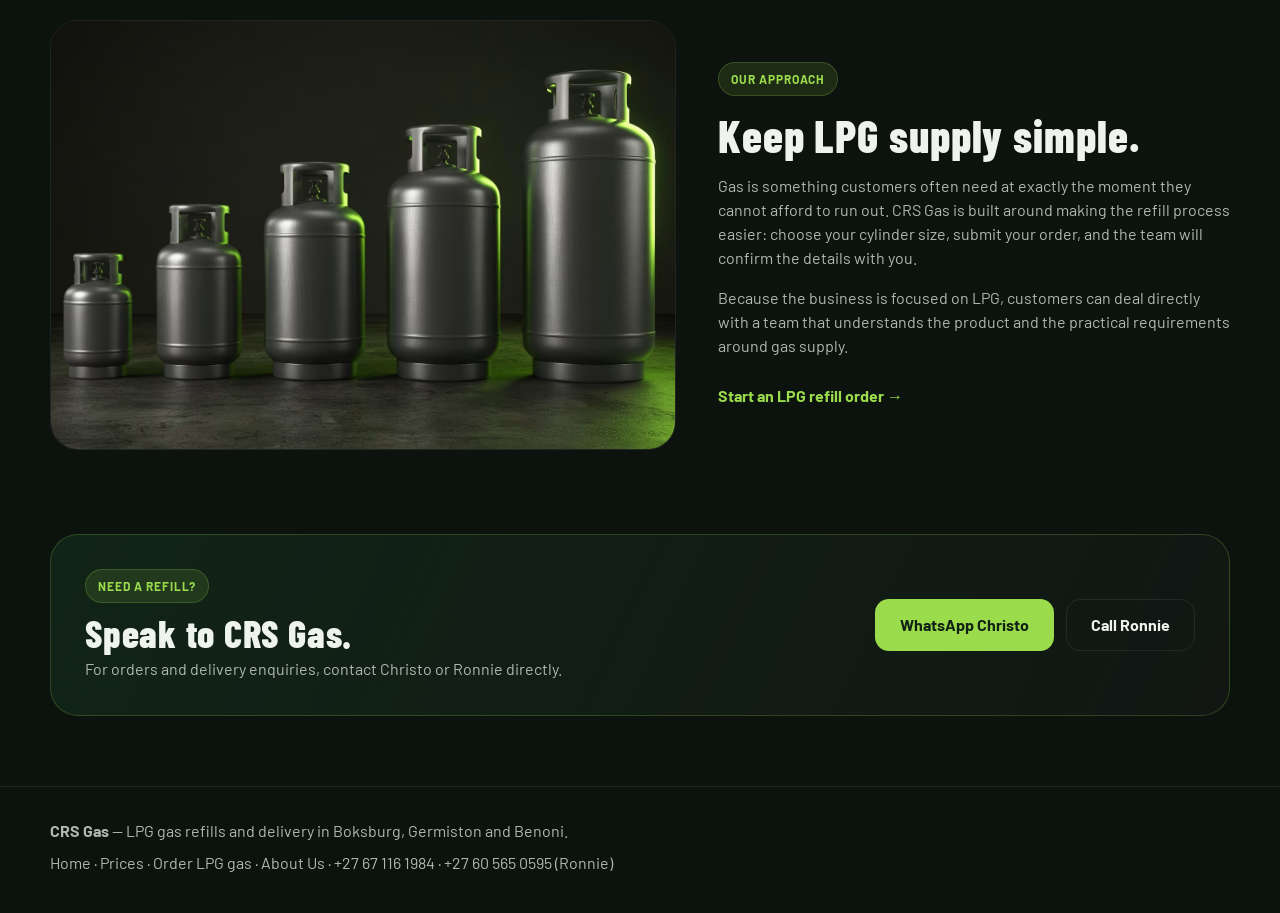
<file: about.html>
<!DOCTYPE html>
<html lang="en-ZA">
<head>
  <meta charset="UTF-8">
  <meta name="viewport" content="width=device-width, initial-scale=1.0">
  <title>About CRS Gas | LPG Gas Refills in Boksburg, Germiston &amp; Benoni</title>
  <meta name="description" content="Learn about CRS Gas, a locally focused LPG gas refill and delivery business founded by Christo Jordaan and serving Boksburg, Germiston and Benoni.">
  <meta name="robots" content="index, follow, max-image-preview:large">
  <meta name="author" content="CRS Gas">
  <link rel="canonical" href="https://crsgas.co.za/about.html">
  <link rel="icon" href="favicon.svg" type="image/svg+xml">
  <meta property="og:type" content="website">
  <meta property="og:site_name" content="CRS Gas">
  <meta property="og:title" content="About CRS Gas | LPG Gas Refills &amp; Delivery">
  <meta property="og:description" content="Get to know CRS Gas and our LPG refill service for homes and businesses in Boksburg, Germiston and Benoni.">
  <meta property="og:url" content="https://crsgas.co.za/about.html">
  <meta property="og:image" content="https://crsgas.co.za/Images/delivery.avif">
  <link rel="preconnect" href="https://fonts.googleapis.com" media="(min-width: 801px)">
  <link rel="preconnect" href="https://fonts.gstatic.com" crossorigin media="(min-width: 801px)">
  <link rel="preload" href="Images/delivery.avif" as="image" fetchpriority="high" media="(max-width: 800px)">
  <link rel="preload" href="style.css" as="style" media="(min-width: 801px)">
  <link rel="preload" href="about.css" as="style" media="(min-width: 801px)">
  <link href="https://fonts.googleapis.com/css2?family=Barlow+Condensed:wght@600;700;800&amp;family=Barlow:wght@400;500;600;700&amp;display=swap" rel="stylesheet" media="(min-width: 801px)">
  <link rel="stylesheet" href="style.css" media="(min-width: 801px)">
  <link rel="stylesheet" href="about.css" media="(min-width: 801px)">
  <style>
    @media (max-width: 800px) {
      :root{--bg:#0c120d;--bg-raised:#141b17;--green-bright:#9bdc4d;--text:#eff3ee;--text-dim:#b1b8b2;--line:rgba(255,255,255,.08);--shadow:0 18px 40px rgba(0,0,0,.22)}
      *{box-sizing:border-box;margin:0;padding:0}
      html{scroll-behavior:smooth}
      body{background:linear-gradient(180deg,#0d130f 0%,#0c120d 100%);color:var(--text);font-family:system-ui,-apple-system,"Segoe UI",sans-serif;font-size:16px;line-height:1.5;-webkit-font-smoothing:antialiased}
      img{display:block;max-width:100%;height:auto}
      a{color:inherit;text-decoration:none}
      h1,h2,h3,.brand-text{font-family:system-ui,-apple-system,"Segoe UI",sans-serif;font-weight:800;line-height:.98;letter-spacing:.01em}
      .wrap{width:calc(100% - 32px);margin:0 auto}
      header{position:sticky;top:0;z-index:80;background:rgba(12,18,13,.92);border-bottom:1px solid var(--line)}
      .header-inner{display:flex;align-items:center;justify-content:center;flex-wrap:wrap;gap:14px;padding:16px 0}
      .brand{display:flex;align-items:center;gap:9px}.brand svg{width:28px;height:28px}.brand-text{font-size:1.8rem}.brand-text span{color:var(--green-bright)}
      .main-nav{order:3;width:100%;display:flex;align-items:center;justify-content:center;gap:22px;color:var(--text-dim);font-weight:600;font-size:.95rem}
      .call-btn{background:var(--green-bright);color:#112214;font-weight:700;padding:9px 16px;border-radius:999px}
      .about-hero{padding:22px 0 28px;overflow:hidden}.about-hero-inner{display:grid;grid-template-columns:1fr;gap:24px}
      .eyebrow,.tag{display:inline-block;background:rgba(155,220,77,.12);border:1px solid rgba(155,220,77,.22);color:var(--green-bright);border-radius:999px;padding:7px 11px;font-size:11px;font-weight:700;letter-spacing:.08em;text-transform:uppercase}
      .about-hero h1{font-size:clamp(2.7rem,12vw,4rem);margin-top:14px}.about-hero h1 em{color:var(--green-bright);font-style:normal}.about-lede{margin-top:16px;color:var(--text-dim);font-size:1.05rem}
      .hero-ctas{margin-top:22px;display:flex;flex-wrap:wrap;gap:10px}.btn{display:inline-flex;align-items:center;justify-content:center;min-height:48px;padding:0 18px;border-radius:13px;font-weight:700;border:1px solid transparent}.btn-primary{background:var(--green-bright);color:#112214}.btn-outline{background:transparent;border-color:var(--line);color:var(--text)}
      .about-hero-image{aspect-ratio:4/3;overflow:hidden;border-radius:22px}.about-hero-image img{width:100%;height:100%;object-fit:cover;border:1px solid var(--line);box-shadow:var(--shadow)}
      .about-section{padding:42px 0}.about-section-soft{background:rgba(255,255,255,.018);border-top:1px solid var(--line);border-bottom:1px solid var(--line)}
      .about-grid,.story-grid{display:grid;grid-template-columns:1fr;gap:26px}.about-copy h2,.story-grid h2{font-size:clamp(2.15rem,9vw,3rem);margin:16px 0}.about-copy p{color:var(--text-dim);margin-bottom:14px}
      .about-facts{display:grid;grid-template-columns:1fr 1fr;gap:10px}.fact,.service-card{background:rgba(255,255,255,.025);border:1px solid var(--line);border-radius:17px;padding:17px}.fact strong{display:block;color:var(--green-bright);font-size:.75rem;text-transform:uppercase;letter-spacing:.08em;margin-bottom:5px}.fact span{font-size:.98rem}
      .section-head{margin-bottom:20px}.section-head h2{font-size:clamp(2.15rem,9vw,3rem);margin-bottom:8px}.section-head p{color:var(--text-dim)}.service-cards{display:grid;grid-template-columns:1fr;gap:12px}.service-card h3{font-size:1.55rem;margin-bottom:8px}.service-card p{color:var(--text-dim)}
      .story-image{aspect-ratio:4/3;overflow:hidden;border-radius:22px}.story-image img{width:100%;height:100%;object-fit:cover;border:1px solid var(--line)}.text-link{display:inline-block;margin-top:6px;color:var(--green-bright);font-weight:700}
      .about-contact{padding:10px 0 48px}.contact-panel{display:flex;flex-direction:column;align-items:flex-start;gap:20px;padding:24px 20px;border:1px solid rgba(155,220,77,.22);border-radius:22px;background:linear-gradient(115deg,rgba(62,168,95,.12),rgba(18,23,20,.92))}.contact-panel h2{font-size:clamp(2.1rem,9vw,3rem);margin:10px 0 6px}.contact-panel p{color:var(--text-dim)}.contact-actions{width:100%;display:flex;flex-direction:column;gap:10px}.contact-actions .btn{width:100%}
      footer{border-top:1px solid var(--line);padding:26px 0 32px;color:var(--text-dim)}.about-footer-links{margin-top:8px}
    }
  </style>
  <script type="application/ld+json">
  {
    "@context":"https://schema.org",
    "@type":"AboutPage",
    "@id":"https://crsgas.co.za/about.html#about",
    "url":"https://crsgas.co.za/about.html",
    "name":"About CRS Gas",
    "description":"About CRS Gas, an LPG gas refill and delivery business serving Boksburg, Germiston and Benoni.",
    "isPartOf":{"@type":"WebSite","@id":"https://crsgas.co.za/#website","name":"CRS Gas","url":"https://crsgas.co.za/"},
    "about":{"@type":"LocalBusiness","@id":"https://crsgas.co.za/#business","name":"CRS Gas","url":"https://crsgas.co.za/","telephone":["+27671161984","+27605650595"],"areaServed":["Boksburg","Germiston","Benoni"],"founder":{"@type":"Person","name":"Christo Jordaan"}}
  }
  </script>
</head>
<body id="top">
<header>
  <div class="header-inner wrap">
    <a class="brand" aria-label="CRS Gas home" href="index.html">
      <svg viewBox="0 0 24 24" fill="none" aria-hidden="true"><path d="M12 2c1 3-2 4-2 7a4 4 0 008 0c0-1-1-2-1-2 .5 2-1 3-2 3a2.5 2.5 0 01-1-4.7C15 4 12 2 12 2z" fill="#8ccf3f"/></svg>
      <span class="brand-text">CRS <span>GAS</span></span>
    </a>
    <nav class="main-nav" aria-label="Main navigation"><a href="index.html#prices">Prices</a><a href="index.html#order">Order</a><a href="about.html" aria-current="page">About Us</a></nav>
    <a class="call-btn" href="tel:+27671161984">Call now</a>
  </div>
</header>
<main>
<section class="about-hero">
  <div class="wrap about-hero-inner">
    <div>
      <p class="eyebrow">About CRS Gas</p>
      <h1>Local LPG knowledge.<br><em>Practical service.</em></h1>
      <p class="about-lede">CRS Gas is a locally focused LPG gas refill and delivery business serving homes and businesses in Boksburg, Germiston and Benoni.</p>
      <div class="hero-ctas"><a class="btn btn-primary" href="index.html#order">Order an LPG refill</a><a class="btn btn-outline" href="https://wa.me/27671161984" target="_blank" rel="noopener">WhatsApp us</a></div>
    </div>
    <div class="about-hero-image"><img src="Images/delivery.avif" alt="LPG gas cylinders ready for CRS Gas delivery" width="1200" height="800" fetchpriority="high" decoding="async"></div>
  </div>
</section>
<section class="about-section">
  <div class="wrap about-grid">
    <div class="about-copy">
      <span class="tag">Who we are</span>
      <h2>Built around experience in the gas industry.</h2>
      <p>CRS Gas was founded by <strong>Christo Jordaan</strong> and has been operating for approximately two months. Although the business is new, Christo brings previous experience from working in gas companies and a strong understanding of the LPG industry.</p>
      <p>That experience gives CRS Gas practical knowledge across different parts of the gas sector. The aim is straightforward: make LPG refills convenient for customers while providing a dependable local service.</p>
      <p>CRS Gas currently focuses on <strong>refills</strong> rather than cylinder sales or cylinder exchanges. Customers can order online or contact the team directly to arrange their refill and delivery.</p>
    </div>
    <div class="about-facts">
      <div class="fact"><strong>Founder</strong><span>Christo Jordaan</span></div>
      <div class="fact"><strong>Service</strong><span>LPG gas refills</span></div>
      <div class="fact"><strong>Customers</strong><span>Homes &amp; businesses</span></div>
      <div class="fact"><strong>Areas</strong><span>Boksburg · Germiston · Benoni</span></div>
    </div>
  </div>
</section>
<section class="about-section about-section-soft">
  <div class="wrap">
    <div class="section-head">
      <span class="tag">What we do</span>
      <h2>LPG refills for everyday needs.</h2>
      <p>Whether LPG is part of your home routine or an important part of your business, CRS Gas provides a simple way to arrange a refill and have it delivered.</p>
    </div>
    <div class="service-cards">
      <article class="service-card"><h3>Home LPG refills</h3><p>Keep your household supplied for cooking and other everyday LPG needs without having to make a separate trip.</p></article>
      <article class="service-card"><h3>Business LPG refills</h3><p>We also serve businesses that rely on LPG and need a convenient local refill service.</p></article>
      <article class="service-card"><h3>Local delivery</h3><p>CRS Gas serves Boksburg, Germiston and Benoni. Contact us to confirm delivery to your specific address.</p></article>
    </div>
  </div>
</section>
<section class="about-section">
  <div class="wrap story-grid">
    <div class="story-image"><img src="Images/lineup.avif" alt="Range of LPG gas cylinders available for refill" width="1200" height="800" loading="lazy" decoding="async"></div>
    <div class="about-copy">
      <span class="tag">Our approach</span>
      <h2>Keep LPG supply simple.</h2>
      <p>Gas is something customers often need at exactly the moment they cannot afford to run out. CRS Gas is built around making the refill process easier: choose your cylinder size, submit your order, and the team will confirm the details with you.</p>
      <p>Because the business is focused on LPG, customers can deal directly with a team that understands the product and the practical requirements around gas supply.</p>
      <a class="text-link" href="index.html#order">Start an LPG refill order →</a>
    </div>
  </div>
</section>
<section class="about-contact">
  <div class="wrap contact-panel">
    <div><span class="tag">Need a refill?</span><h2>Speak to CRS Gas.</h2><p>For orders and delivery enquiries, contact Christo or Ronnie directly.</p></div>
    <div class="contact-actions">
      <a class="btn btn-primary" href="https://wa.me/27671161984" target="_blank" rel="noopener">WhatsApp Christo</a>
      <a class="btn btn-outline" href="tel:+27605650595">Call Ronnie</a>
    </div>
  </div>
</section>
</main>
<footer>
  <div class="wrap">
    <p><strong>CRS Gas</strong> — LPG gas refills and delivery in Boksburg, Germiston and Benoni.</p>
    <p class="about-footer-links"><a href="index.html">Home</a> · <a href="index.html#prices">Prices</a> · <a href="index.html#order">Order LPG gas</a> · <a href="about.html">About Us</a> · <a href="tel:+27671161984">+27 67 116 1984</a> · <a href="tel:+27605650595">+27 60 565 0595 (Ronnie)</a></p>
  </div>
</footer>
</body>
</html>
</file>
<file: style.css>
:root{
  --bg: #0c120d;
  --bg-raised: #141b17;
  --bg-soft: #1a241d;
  --green: #3ea85f;
  --green-bright: #9bdc4d;
  --green-deep: #18482b;
  --text: #eff3ee;
  --text-dim: #b1b8b2;
  --line: rgba(255,255,255,0.08);
  --shadow: 0 24px 60px rgba(0,0,0,0.25);
  --radius: 22px;
}

* { box-sizing: border-box; margin: 0; padding: 0; }
html { scroll-behavior: smooth; }
body {
  background: linear-gradient(180deg, #0d130f 0%, #0c120d 100%);
  color: var(--text);
  font-family: 'Barlow', sans-serif;
  font-size: 16px;
  line-height: 1.5;
  -webkit-font-smoothing: antialiased;
}
img { display: block; max-width: 100%; height: auto; }
.hero-visual img { aspect-ratio: 3 / 2; }
.price-image { aspect-ratio: 3 / 4; }
.delivery-image img { aspect-ratio: 3 / 2; }
.feature-photo img { aspect-ratio: 4 / 3; }
.mini-card img { aspect-ratio: 59 / 40; }
.lineup-photo img { aspect-ratio: 3 / 2; }

.feature-story, .lineup-section, .order, .contact, .service-area {
  content-visibility: auto;
  contain-intrinsic-size: 800px;
}
a { color: inherit; text-decoration: none; }

h1,h2,h3,.brand-text {
  font-family: 'Barlow Condensed', sans-serif;
  font-weight: 800;
  line-height: 0.95;
  letter-spacing: 0.02em;
}

.wrap {
  width: min(1180px, calc(100% - 32px));
  margin: 0 auto;
}

header {
  position: sticky;
  top: 0;
  z-index: 80;
  background: rgba(12,18,13,0.82);
  backdrop-filter: blur(12px);
  border-bottom: 1px solid var(--line);
}

.header-inner {
  display: flex; align-items: center; justify-content: space-between;
  gap: 20px; min-height: 82px;
}

.brand {
  display: flex; align-items: center; gap: 10px;
}

.brand svg { width: 30px; height: 30px; }
.brand-text {
  font-size: 2rem;
  letter-spacing: 0.04em;
}
.brand-text span { color: var(--green-bright); }

.main-nav {
  display: flex; align-items: center; gap: 28px;
  color: var(--text-dim);
  font-weight: 600;
}
.main-nav a:hover { color: var(--text); }

.call-btn {
  background: var(--green-bright);
  color: #112214;
  font-weight: 700;
  padding: 11px 20px;
  border-radius: 999px;
  box-shadow: 0 12px 30px rgba(155,220,77,0.22);
}

.hero {
  position: relative;
  padding: 36px 0 30px;
  overflow: hidden;
}
.hero::before {
  content: "";
  position: absolute;
  inset: 0;
  background:
    radial-gradient(circle at 80% 10%, rgba(105, 214, 110, 0.18), transparent 38%),
    linear-gradient(90deg, rgba(12,18,13,0.94), rgba(12,18,13,0.46));
  pointer-events: none;
}
.hero-inner {
  position: relative;
  z-index: 1;
  display: grid; grid-template-columns: 1.1fr 0.9fr; gap: 36px; align-items: center;
}
.eyebrow, .tag {
  display: inline-block;
  background: rgba(155,220,77,0.12);
  border: 1px solid rgba(155,220,77,0.22);
  color: var(--green-bright);
  border-radius: 999px;
  padding: 7px 12px;
  font-size: 12px;
  font-weight: 700;
  letter-spacing: 0.08em;
  text-transform: uppercase;
}
.hero h1 {
  font-size: clamp(3.2rem, 5vw, 6rem);
  margin-top: 18px;
  max-width: 580px;
}
.hero h1 em { color: var(--green-bright); font-style: normal; }
.lede {
  max-width: 560px;
  margin-top: 18px;
  color: var(--text-dim);
  font-size: 1.15rem;
}
.hero-ctas {
  margin-top: 28px;
  display: flex; flex-wrap: wrap; gap: 14px;
}
.btn {
  display: inline-flex; align-items: center; justify-content: center;
  min-height: 52px; padding: 0 24px;
  border-radius: 14px;
  font-weight: 700;
  border: 1px solid transparent;
  transition: transform 0.15s ease;
}
.btn:hover { transform: translateY(-1px); }
.btn-primary {
  background: var(--green-bright);
  color: #112214;
}
.btn-outline {
  background: transparent;
  border-color: var(--line);
  color: var(--text);
}

.hero-visual {
  background: linear-gradient(180deg, rgba(20,27,23,0.36), rgba(20,27,23,0.8));
  border: 1px solid var(--line);
  border-radius: 28px;
  overflow: hidden;
  box-shadow: var(--shadow);
}
.hero-visual img {
  width: 100%; height: 100%; min-height: 420px; object-fit: cover;
}

.trust {
  display: grid; grid-template-columns: repeat(3, minmax(0, 1fr)); gap: 18px;
  padding: 20px 0 0;
  margin-bottom: 18px;
}
.trust-item {
  background: rgba(255,255,255,0.02); border: 1px solid var(--line);
  border-radius: 18px; padding: 22px 18px;
  color: var(--text-dim);
}
.trust-item strong {
  display: block; margin-bottom: 6px; color: var(--text); font-size: 1.05rem;
}

.prices, .feature-story, .lineup-section, .order, .sitemap, .contact { padding: 54px 0; }
.section-head {
  margin-bottom: 24px;
}
.section-head h2 {
  font-size: clamp(2.2rem, 3vw, 3.4rem);
  margin-bottom: 8px;
}
.section-head p {
  color: var(--text-dim);
  max-width: 640px;
}

.price-grid {
  display: grid;
  grid-template-columns: repeat(5, minmax(0, 1fr));
  gap: 18px;
}
.price-card {
  display: block; background: var(--bg-raised); border: 1px solid var(--line);
  border-radius: 22px; overflow: hidden; box-shadow: 0 10px 26px rgba(0,0,0,0.1);
  transition: transform 0.2s ease, border-color 0.2s ease;
}
.price-card:hover {
  transform: translateY(-3px); border-color: rgba(155,220,77,0.35);
}
.price-card.wide {
  grid-column: span 1;
}
.price-image {
  width: 100%; height: 210px; object-fit: cover;
}
.price-body {
  padding: 18px 16px 20px;
}
.price-topline {
  display: flex; align-items: baseline; justify-content: space-between; gap: 8px;
  margin-bottom: 8px;
}
.price-topline span {
  font-family: 'Barlow Condensed', sans-serif; font-size: 2rem; font-weight: 700;
}
.price-topline strong {
  color: var(--green-bright); font-size: 1.4rem;
}
.price-body p {
  color: var(--text-dim); font-size: 0.95rem;
}

.delivery-banner {
  margin-top: 34px; display: grid; grid-template-columns: 1.1fr 1fr; align-items: center;
  background: linear-gradient(115deg, rgba(62,168,95,0.12), rgba(18,23,20,0.92));
  border: 1px solid rgba(155,220,77,0.22);
  border-radius: 28px; overflow: hidden;
}
.delivery-image img {
  width: 100%; height: 100%; min-height: 240px; object-fit: cover;
}
.delivery-copy {
  padding: 32px 30px;
}
.delivery-copy h3 {
  font-size: clamp(2rem, 3vw, 3rem);
  margin: 12px 0;
}
.delivery-copy p {
  color: var(--text-dim);
  max-width: 38ch;
}

.feature-wrap {
  display: grid; grid-template-columns: 1.1fr 0.9fr; gap: 32px; align-items: center;
}
.feature-photo img {
  width: 100%; min-height: 500px; object-fit: cover; border-radius: 28px; border: 1px solid var(--line);
}
.feature-copy h2 {
  font-size: clamp(2.4rem, 3vw, 3.8rem);
  margin: 18px 0 18px;
}
.feature-copy ul {
  list-style: none; color: var(--text-dim); margin-bottom: 24px;
}
.feature-copy li {
  position: relative; padding-left: 18px; margin-bottom: 10px;
}
.feature-copy li::before {
  content: ""; position: absolute; left: 0; top: 10px; width: 8px; height: 8px; border-radius: 50%; background: var(--green-bright);
}
.mini-card {
  display: flex; align-items: center; gap: 16px;
  background: rgba(255,255,255,0.02); border: 1px solid var(--line); border-radius: 18px; padding: 14px;
}
.mini-card img {
  width: 118px; height: 80px; object-fit: cover; border-radius: 12px;
}
.mini-card strong { display: block; margin-bottom: 4px; }
.mini-card span { color: var(--text-dim); }

.lineup-wrap {
  display: grid; grid-template-columns: 0.9fr 1.1fr; align-items: center; gap: 32px;
}
.lineup-copy h2 { font-size: clamp(2.4rem, 3vw, 3.6rem); margin: 18px 0 12px; }
.lineup-copy p { color: var(--text-dim); max-width: 48ch; }
.lineup-photo img {
  width: 100%; min-height: 420px; object-fit: cover; border-radius: 28px; border: 1px solid var(--line);
}

.order { padding-top: 10px; }
form { margin-top: 24px; display: flex; flex-direction: column; gap: 16px; }
.field { display: flex; flex-direction: column; gap: 8px; }
.field label { color: var(--text-dim); font-weight: 600; font-size: 0.9rem; }
.field input, .field textarea, .field select {
  width: 100%; background: rgba(255,255,255,0.02); border: 1px solid var(--line);
  border-radius: 14px; color: var(--text); padding: 13px 14px; font: inherit;
}
.field input:focus, .field textarea:focus, .field select:focus {
  outline: 2px solid rgba(155,220,77,0.6); outline-offset: 1px;
}
.row-2 { display: grid; grid-template-columns: repeat(2, minmax(0, 1fr)); gap: 12px; }
textarea { min-height: 110px; resize: vertical; }

.can-grid { display: grid; grid-template-columns: repeat(2, minmax(0, 1fr)); gap: 12px; }
.can-option {
  background: rgba(255,255,255,0.02); border: 1px solid var(--line); border-radius: 18px;
  padding: 14px 14px 12px; display: flex; flex-direction: column; gap: 10px;
  transition: border-color 0.2s ease;
}
.can-option.selected {
  border-color: rgba(155,220,77,0.6);
  background: rgba(62,168,95,0.08);
}
.can-option input[type="checkbox"] {
  accent-color: var(--green-bright); width: 16px; height: 16px;
}
.can-top {
  display: flex; align-items: center; justify-content: space-between; gap: 10px;
}
.can-name {
  font-family: 'Barlow Condensed', sans-serif; font-size: 2rem; font-weight: 700;
}
.can-price {
  color: var(--green-bright); font-weight: 700;
}
.can-qty {
  display: none; width: 100%; background: rgba(0,0,0,0.14); border: 1px solid var(--line); border-radius: 10px; color: var(--text);
  padding: 10px 12px;
}
.can-option.selected .can-qty { display: block; }
.selected-types {
  margin-top: 3px; min-height: 22px; color: var(--text-dim); font-size: 0.94rem;
}

.order-total {
  display: flex; align-items: center; justify-content: space-between; gap: 12px;
  padding-top: 10px; border-top: 1px solid var(--line);
}
.order-total .label { color: var(--text-dim); }
.order-total .amount {
  font-family: 'Barlow Condensed', sans-serif; font-size: 2.4rem; font-weight: 800; color: var(--green-bright);
}
.submit-btn {
  background: var(--green-bright); color: #112214; border: none; border-radius: 18px; padding: 18px 22px;
  font: inherit; font-weight: 800; font-size: 1.05rem; cursor: pointer;
}
.submit-btn:disabled { opacity: .7; }
.form-status { min-height: 20px; font-weight: 600; text-align: center; }
.form-status.ok { color: var(--green-bright); }
.form-status.err { color: #ff9a8a; }
.form-note { text-align: center; color: var(--text-dim); }

.sitemap-grid {
  display: grid; gap: 16px; grid-template-columns: repeat(3, minmax(0, 1fr));
}
.contact-card {
  display: flex; align-items: center; gap: 14px; padding: 16px 18px; border-radius: 18px;
  background: rgba(255,255,255,0.02); border: 1px solid var(--line);
}
.contact-card strong { display: block; margin-bottom: 4px; }
.contact-card span { color: var(--text-dim); }
.contact-card svg { width: 28px; height: 28px; color: var(--green-bright); }

footer {
  border-top: 1px solid var(--line); padding: 32px 0 38px; color: var(--text-dim);
}
.footer-content {
  display: flex; align-items: center; justify-content: space-between; gap: 24px;
}
.footer-content p {
  margin: 0; font-size: 0.95rem; flex: 1;
}
.footer-links {
  display: flex; gap: 18px; align-items: center;
}
.footer-links a {
  font-size: 0.9rem; color: var(--text-dim); transition: color 0.2s ease;
}
.footer-links a:hover {
  color: var(--text);
}

@media (max-width: 980px) {
  .hero-inner, .feature-wrap, .lineup-wrap, .delivery-banner {
    grid-template-columns: 1fr; display: grid;
  }
  .price-grid { grid-template-columns: repeat(2, minmax(0, 1fr)); }
  .sitemap-grid { grid-template-columns: repeat(2, minmax(0, 1fr)); }
}

@media (max-width: 720px) {
  .header-inner { flex-wrap: wrap; justify-content: center; padding: 18px 0; }
  .main-nav { order: 3; width: 100%; justify-content: center; }
  .brand-text { font-size: 1.8rem; }
  .hero { padding-top: 18px; }
  .hero-visual img { min-height: 300px; }
  .trust, .price-grid, .row-2, .can-grid { grid-template-columns: 1fr; }
  .delivery-copy { padding: 24px 18px; }
  .feature-photo img, .lineup-photo img { min-height: 280px; }
  .footer-content { flex-direction: column; align-items: flex-start; gap: 16px; }
  .footer-links { flex-wrap: wrap; }
}
</file>
<file: about.css>
.about-hero{padding:56px 0 44px;overflow:hidden}.about-hero-inner{display:grid;grid-template-columns:1.05fr .95fr;gap:40px;align-items:center}.about-hero h1{font-size:clamp(3rem,5vw,5.5rem);margin-top:18px}.about-hero h1 em{color:var(--green-bright);font-style:normal}.about-lede{max-width:600px;margin-top:20px;color:var(--text-dim);font-size:1.15rem}.about-hero-image img{width:100%;min-height:390px;object-fit:cover;border-radius:28px;border:1px solid var(--line);box-shadow:var(--shadow)}.about-section{padding:64px 0}.about-section-soft{background:rgba(255,255,255,.018);border-top:1px solid var(--line);border-bottom:1px solid var(--line)}.about-grid,.story-grid{display:grid;grid-template-columns:1.1fr .9fr;gap:42px;align-items:center}.about-copy h2,.story-grid h2{font-size:clamp(2.4rem,3.5vw,4rem);margin:18px 0}.about-copy p{color:var(--text-dim);max-width:68ch;margin-bottom:16px}.about-facts{display:grid;grid-template-columns:repeat(2,minmax(0,1fr));gap:14px}.fact,.service-card{background:rgba(255,255,255,.025);border:1px solid var(--line);border-radius:20px;padding:22px}.fact strong{display:block;color:var(--green-bright);font-size:.82rem;text-transform:uppercase;letter-spacing:.08em;margin-bottom:6px}.fact span{font-size:1.05rem}.service-cards{display:grid;grid-template-columns:repeat(3,minmax(0,1fr));gap:18px}.service-card h3{font-size:1.8rem;margin-bottom:10px}.service-card p{color:var(--text-dim)}.story-image img{width:100%;min-height:430px;object-fit:cover;border-radius:28px;border:1px solid var(--line)}.text-link{display:inline-block;margin-top:10px;color:var(--green-bright);font-weight:700}.about-contact{padding:20px 0 70px}.contact-panel{display:flex;justify-content:space-between;align-items:center;gap:28px;padding:34px;border:1px solid rgba(155,220,77,.22);border-radius:28px;background:linear-gradient(115deg,rgba(62,168,95,.12),rgba(18,23,20,.92))}.contact-panel h2{font-size:clamp(2.2rem,3vw,3.2rem);margin:12px 0 6px}.contact-panel p{color:var(--text-dim)}.contact-actions{display:flex;flex-wrap:wrap;gap:12px}.about-footer-links{margin-top:8px}@media(max-width:800px){.about-hero-inner,.about-grid,.story-grid{grid-template-columns:1fr}.about-hero-image img{min-height:300px}.service-cards{grid-template-columns:1fr}.contact-panel{flex-direction:column;align-items:flex-start}.about-facts{grid-template-columns:1fr 1fr}}@media(max-width:520px){.about-facts{grid-template-columns:1fr}.contact-actions{width:100%}.contact-actions .btn{width:100%}}
</file>
